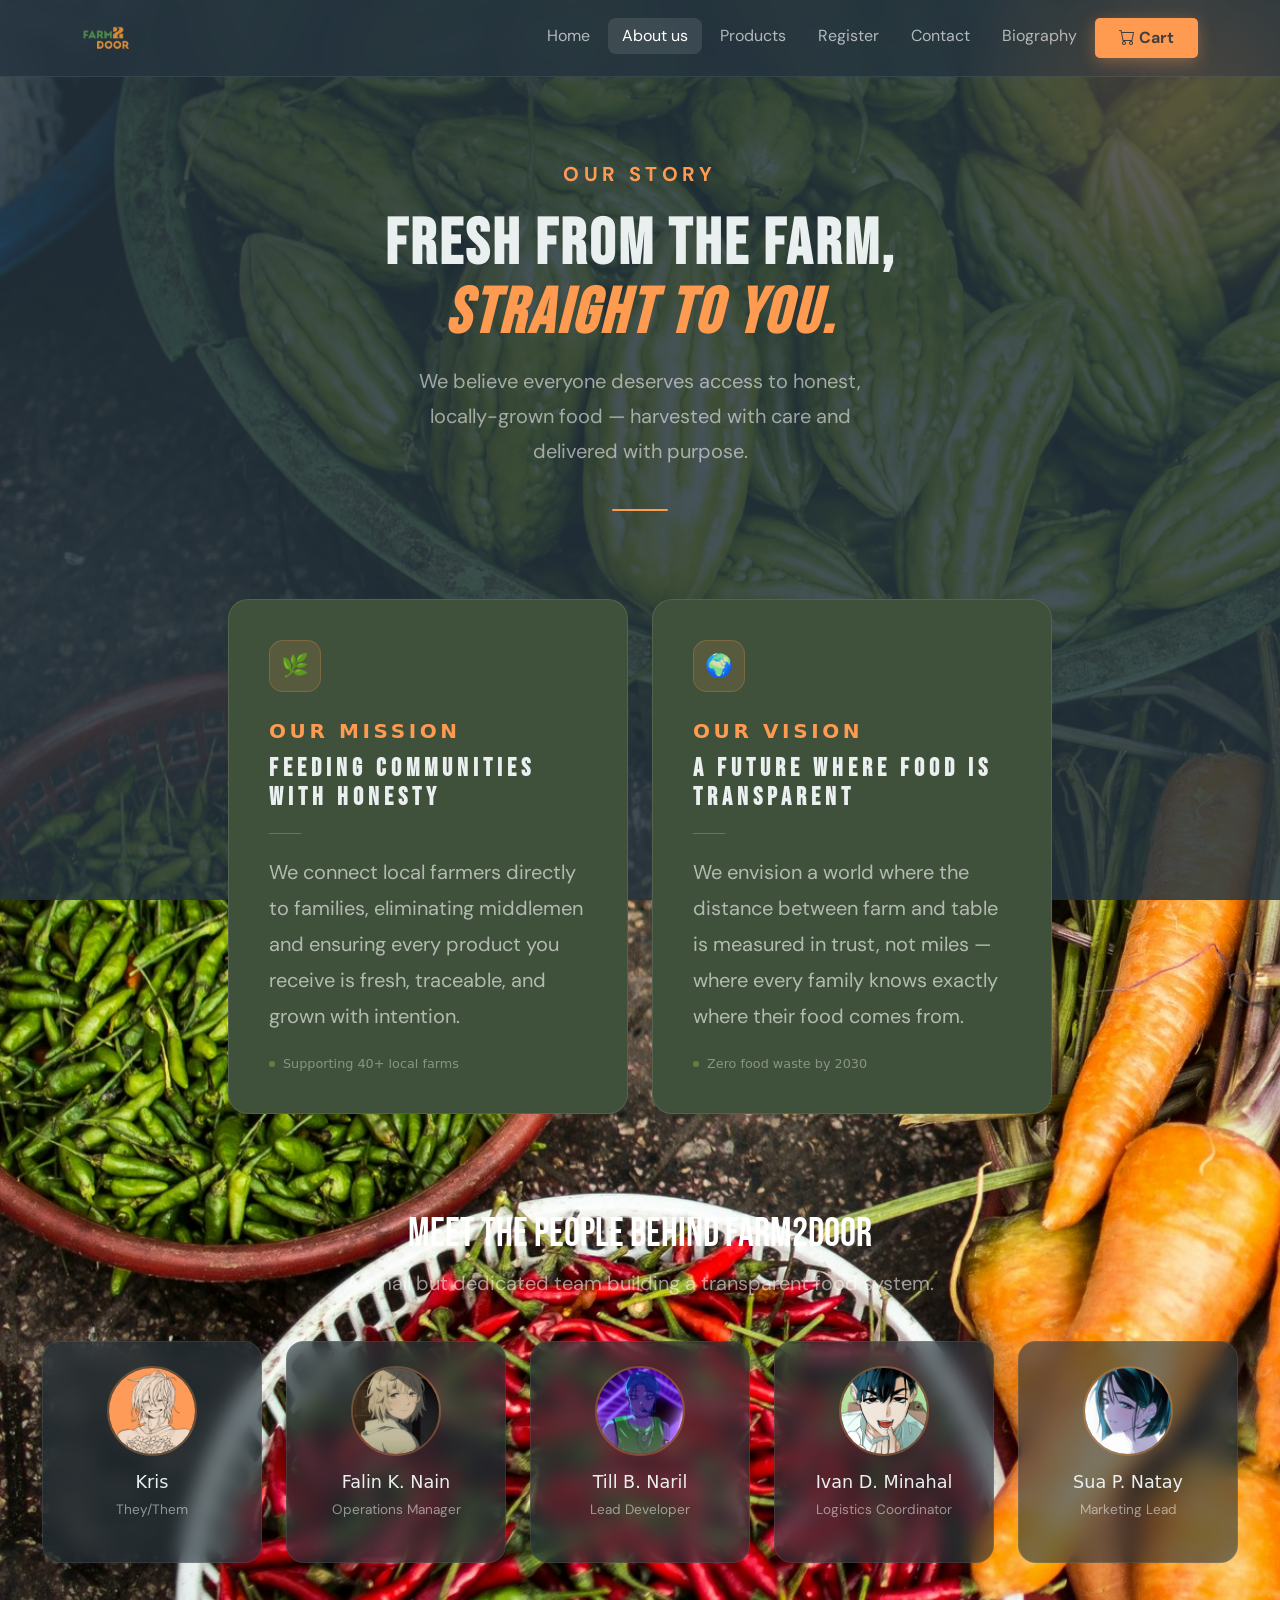
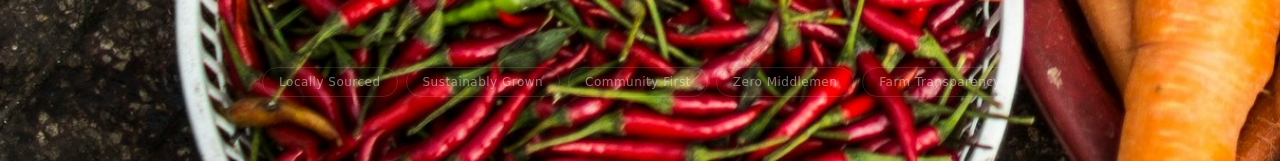
<file: html/about_us.html>
<!DOCTYPE html>
<html lang="en">
<head>
    <meta charset="UTF-8">
    <meta name="viewport" content="width=device-width, initial-scale=1.0">
    <link rel="icon" type="image/png" href="../asset/Icon.png">
    <link rel="stylesheet" href="../css/about_us.css">
    <title>Farm2Door - About Us</title>

    <!-- GOOGLE FONTS -->
    <link href="https://fonts.googleapis.com/css2?family=Playfair+Display:wght@700;900&family=DM+Sans:wght@400;500;600&display=swap" rel="stylesheet">
    <link rel="preconnect" href="https://fonts.googleapis.com">
    <link rel="preconnect" href="https://fonts.gstatic.com" crossorigin>
    <link href="https://fonts.googleapis.com/css2?family=Bebas+Neue&family=Open+Sans:ital,wght@0,300..800;1,300..800&family=Tienne:wght@400;700;900&display=swap" rel="stylesheet">
    <!-- BOOTSTRAP CSS -->
    <link href="https://cdn.jsdelivr.net/npm/bootstrap@5.3.2/dist/css/bootstrap.min.css" rel="stylesheet">
    <!-- BOOTSTRAP ICONS -->
    <link rel="stylesheet" href="https://cdn.jsdelivr.net/npm/bootstrap-icons@1.11.3/font/bootstrap-icons.min.css">
    
</head>
    <body>
<!-- NAVBAR -->
<nav class="navbar navbar-expand-lg navbar-dark">
    <div class="container">

        <a class="navbar-brand text-dark" href="#">
            <img src="../asset/site_logo.png" class="navbar-logo" alt="Farm2Door Logo">
        </a>

        <button class="navbar-toggler" type="button" data-bs-toggle="collapse" data-bs-target="#collapsibleNavId">
            <span class="navbar-toggler-icon"></span>
        </button>

        <div class="collapse navbar-collapse" id="collapsibleNavId">
            <ul class="navbar-nav ms-auto nav-gap">

                <li class="nav-item">
                    <a class="nav-link" href="home.html">Home</a>
                </li>

                <li class="nav-item">
                    <a class="nav-link active" href="about_us.html">About us</a>
                </li>

                <li class="nav-item">
                    <a class="nav-link" href="product.html">Products</a>
                </li>

                <li class="nav-item">
                    <a class="nav-link" href="register.html">Register</a>
                </li>

                <li class="nav-item">
                    <a class="nav-link" href="contact.html">Contact</a>
                </li>

                <li class="nav-item">
                    <a class="nav-link" href="biography.html">Biography</a>
                </li>

                <li class="nav-item" style="background-color: var(--orange); border-radius: 5px; padding: 2px 10px;box-shadow: 0 4px 16px rgba(255,155,81,0.35); font-weight: bold !important;">
                    <a class="nav-link" href="cart.html" style="color: var(--dark-navy) !important;">
                        <i class="bi bi-cart"></i> Cart
                    </a>
                </li>
            </ul>
        </div>

    </div>
</nav>

<!-- HERO -->
<section class="about-hero mt-6">
    <p class="hero-eyebrow" style="font-size: 20px !important;">Our Story</p>
    <h1 class="hero-title">Fresh from the farm,<br><em>straight to you.</em></h1>
    <p class="hero-sub" style="font-size: 20px !important;">We believe everyone deserves access to honest, locally-grown food — harvested with care and delivered with purpose.</p>
    <div class="hero-divider"></div>
</section>
 
<!-- CARDS -->
<section class="cards-section">
    <div class="cards-row">
 
        <!-- Mission -->
        <div class="f2d-card">
            <div class="card-accent-bar"></div>
            <div class="card-icon-badge">🌿</div>
            <span class="card-tag" style="font-size: 20px !important;">Our Mission</span>
            <h2 class="card-title" style="font-size: 25px !important;">Feeding communities with honesty</h2>
            <div class="card-divider"></div>
            <p class="card-para" style="font-size: 20px !important;">
                We connect local farmers directly to families, eliminating middlemen and ensuring every product you receive is fresh, traceable, and grown with intention.
            </p>
            <div class="card-stat">
                <span class="card-stat-dot"></span>
                Supporting 40+ local farms
            </div>
        </div>
 
        <!-- Vision -->
        <div class="f2d-card">
            <div class="card-accent-bar"></div>
            <div class="card-icon-badge">🌍</div>
            <span class="card-tag" style="font-size: 20px !important;">Our Vision</span>
            <h2 class="card-title" style="font-size: 25px !important;">A future where food is transparent</h2>
            <div class="card-divider"></div>
            <p class="card-para" style="font-size: 20px !important;">
                We envision a world where the distance between farm and table is measured in trust, not miles — where every family knows exactly where their food comes from.
            </p>
            <div class="card-stat">
                <span class="card-stat-dot"></span>
                Zero food waste by 2030
            </div>
        </div>
 
    </div>
</section>

<section class="team-section">

    <h2 class="team-title">Meet the People Behind Farm2Door</h2>
    <p class="team-sub">A small but dedicated team building a transparent food system.</p>

    <div class="team-row">

        <!-- 1 -->
        <div class="team-card">
            <img src="../asset/kris.jpg" alt="Founder">
            <h3>Kris</h3>
            <p>They/Them</p>
        </div>

        <!-- 2 -->
        <div class="team-card">
            <img src="../asset/falin.jpg" alt="Operations">
            <h3>Falin K. Nain</h3>
            <p>Operations Manager</p>
        </div>

        <!-- 3 -->
        <div class="team-card">
            <img src="../asset/till.jpg" alt="Tech Lead">
            <h3>Till B. Naril</h3>
            <p>Lead Developer</p>
        </div>

        <!-- 4 -->
        <div class="team-card">
            <img src="../asset/ivan.jpg" alt="Logistics">
            <h3>Ivan D. Minahal</h3>
            <p>Logistics Coordinator</p>
        </div>

        <!-- 5 -->
        <div class="team-card">
            <img src="../asset/sua.jpg" alt="Marketing">
            <h3>Sua P. Natay</h3>
            <p>Marketing Lead</p>
        </div>

    </div>

</section>
<!-- TAGS -->
<section class="tags-section">
    <div class="tag-row">
        <span class="f2d-tag">Locally Sourced</span>
        <span class="f2d-tag">Sustainably Grown</span>
        <span class="f2d-tag">Community First</span>
        <span class="f2d-tag">Zero Middlemen</span>
        <span class="f2d-tag">Farm Transparency</span>
    </div>
</section>
    
</body>
</html>
</file>
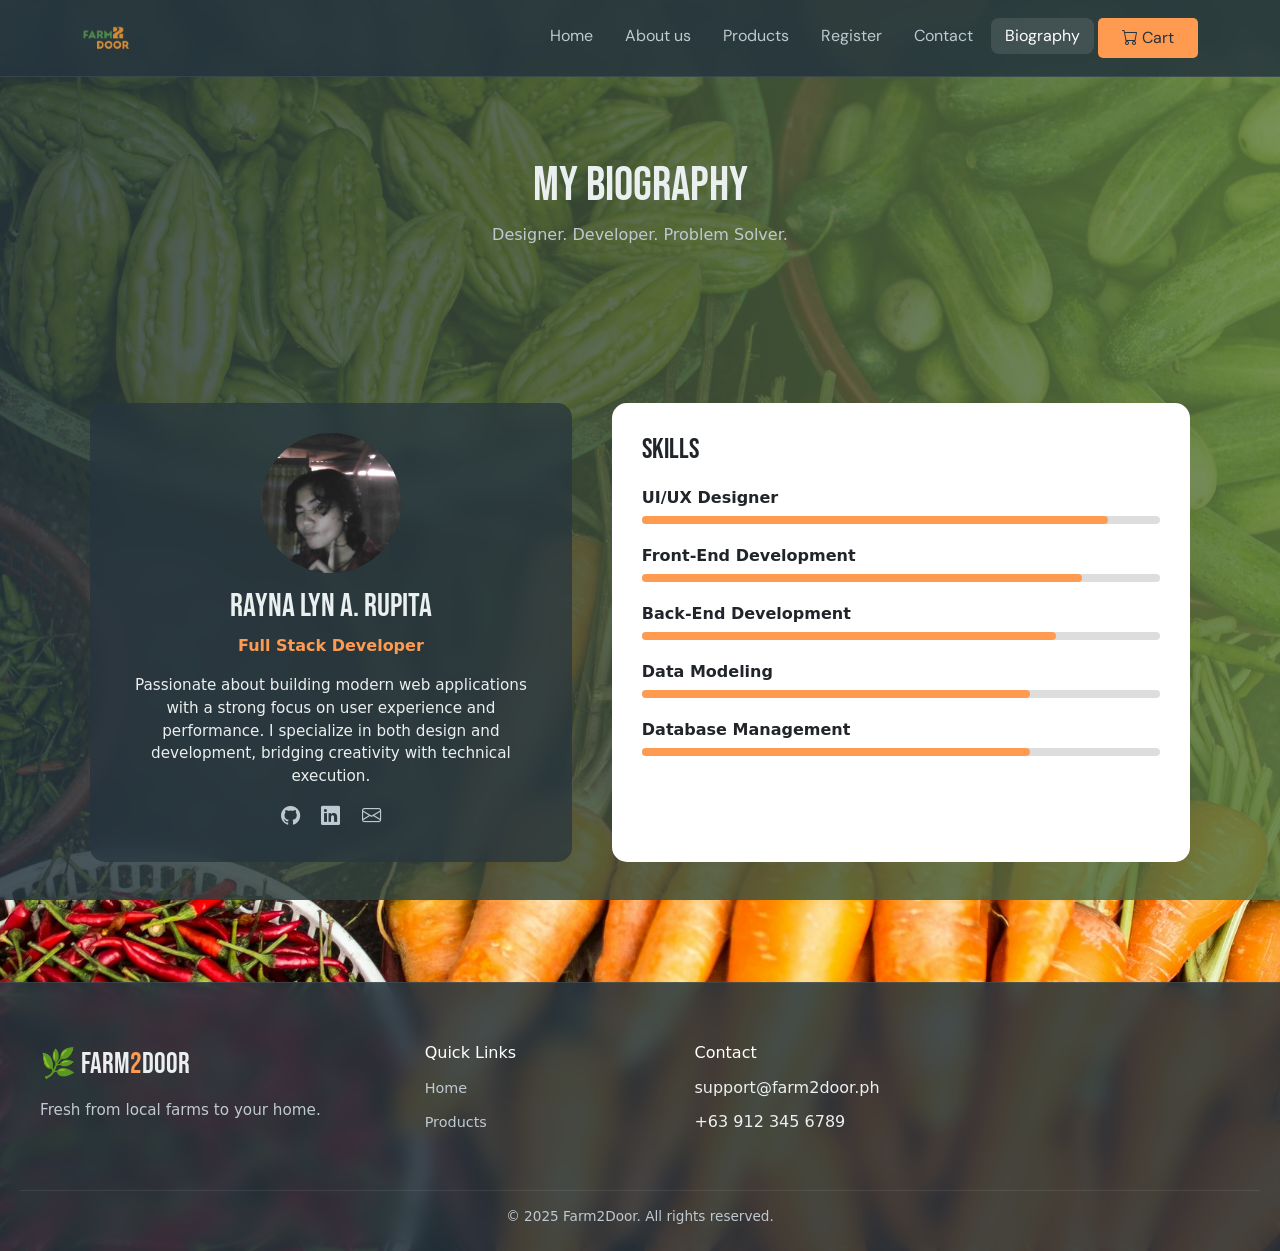
<file: html/biography.html>
<!DOCTYPE html>
<html lang="en">
<head>
    <meta charset="UTF-8">
    <meta name="viewport" content="width=device-width, initial-scale=1.0">
    <link rel="stylesheet" href="../css/biography.css">
    <link rel="icon" type="image/png" href="../asset/Icon.png">
    <title>Biography | Farm2Door</title>

    <link href="https://cdn.jsdelivr.net/npm/bootstrap@5.3.2/dist/css/bootstrap.min.css" rel="stylesheet">
    <link href="https://fonts.googleapis.com/css2?family=Playfair+Display:wght@700;900&family=DM+Sans:wght@400;500;600&display=swap" rel="stylesheet">
    <link rel="preconnect" href="https://fonts.googleapis.com">
    <link rel="preconnect" href="https://fonts.gstatic.com" crossorigin>
    <link href="https://fonts.googleapis.com/css2?family=Bebas+Neue&family=Open+Sans:ital,wght@0,300..800;1,300..800&family=Tienne:wght@400;700;900&display=swap" rel="stylesheet">
    <link rel="stylesheet" href="https://cdn.jsdelivr.net/npm/bootstrap-icons@1.11.3/font/bootstrap-icons.min.css">
</head>

<body>

<!-- NAVBAR -->
<nav class="navbar navbar-expand-lg navbar-dark">
    <div class="container">
        <a class="navbar-brand" href="#">
            <img src="../asset/site_logo.png" class="navbar-logo">
        </a>

        <button class="navbar-toggler" type="button" data-bs-toggle="collapse" data-bs-target="#collapsibleNavId">
            <span class="navbar-toggler-icon"></span>
        </button>

        <div class="collapse navbar-collapse" id="collapsibleNavId">
            <ul class="navbar-nav ms-auto nav-gap">
                <li class="nav-item"><a class="nav-link" href="home.html">Home</a></li>
                <li class="nav-item"><a class="nav-link" href="about_us.html">About us</a></li>
                <li class="nav-item"><a class="nav-link" href="product.html">Products</a></li>
                <li class="nav-item"><a class="nav-link" href="register.html">Register</a></li>
                <li class="nav-item"><a class="nav-link" href="contact.html">Contact</a></li>
                <li class="nav-item"><a class="nav-link active" href="biography.html">Biography</a></li>

                <li class="nav-item" style="background-color: var(--orange); border-radius: 5px; padding: 2px 10px;">
                    <a class="nav-link" href="cart.html" style="color: var(--dark-navy) !important;">
                        <i class="bi bi-cart"></i> Cart
                    </a>  
                </li>
            </ul>
        </div>
    </div>
</nav>

<!-- HERO -->
<section class="bio-hero">
    <h1>My Biography</h1>
    <p>Designer. Developer. Problem Solver.</p>
</section>

<!-- MAIN -->
<section class="bio-main">
    <div class="bio-wrap">

        <!-- PROFILE CARD -->
        <div class="bio-card">
            <div class="bio-image">
                <img src="../asset/image.jpg" alt="Profile Picture">
            </div>

            <h2>Rayna Lyn A. Rupita</h2>
            <p class="role">Full Stack Developer</p>

            <p class="bio-text">
                Passionate about building modern web applications with a strong focus on
                user experience and performance. I specialize in both design and development,
                bridging creativity with technical execution.
            </p>

            <div class="bio-social">
                <a href="https://github.com/LlokieHere"><i class="bi bi-github"></i></a>
                <a href="https://www.linkedin.com/in/rayna-lyn-rupita-088579370/"><i class="bi bi-linkedin"></i></a>
                <a href="mailto:raynalyn.rupita@gmail.com"><i class="bi bi-envelope"></i></a>
            </div>
        </div>

        <!-- SKILLS -->
        <div class="bio-skills">
            <h3>Skills</h3>

            <div class="skill">
                <span>UI/UX Designer</span>
                <div class="skill-bar"><div class="fill" style="width: 90%"></div></div>
            </div>

            <div class="skill">
                <span>Front-End Development</span>
                <div class="skill-bar"><div class="fill" style="width: 85%"></div></div>
            </div>

            <div class="skill">
                <span>Back-End Development</span>
                <div class="skill-bar"><div class="fill" style="width: 80%"></div></div>
            </div>

            <div class="skill">
                <span>Data Modeling</span>
                <div class="skill-bar"><div class="fill" style="width: 75%"></div></div>
            </div>

            <div class="skill">
                <span>Database Management</span>
                <div class="skill-bar"><div class="fill" style="width: 75%"></div></div>
            </div>

        </div>

    </div>
</section>

<!-- FOOTER (reuse your upgraded footer) -->
<footer class="footer">
  <div class="footer-wrap">

    <div class="footer-brand">
      <div class="logo">🌿 Farm<span>2</span>Door</div>
      <p>Fresh from local farms to your home.</p>
    </div>

    <div class="footer-col">
      <h4>Quick Links</h4>
      <ul>
        <li><a href="home.html">Home</a></li>
        <li><a href="product.html">Products</a></li>
      </ul>
    </div>

    <div class="footer-col">
      <h4>Contact</h4>
      <ul>
        <li>support@farm2door.ph</li>
        <li>+63 912 345 6789</li>
      </ul>
    </div>

  </div>

  <div class="footer-bottom">
    © 2025 Farm2Door. All rights reserved.
  </div>
</footer>

<script src="https://cdn.jsdelivr.net/npm/bootstrap@5.3.2/dist/js/bootstrap.bundle.min.js"></script>
</body>
</html>
</file>
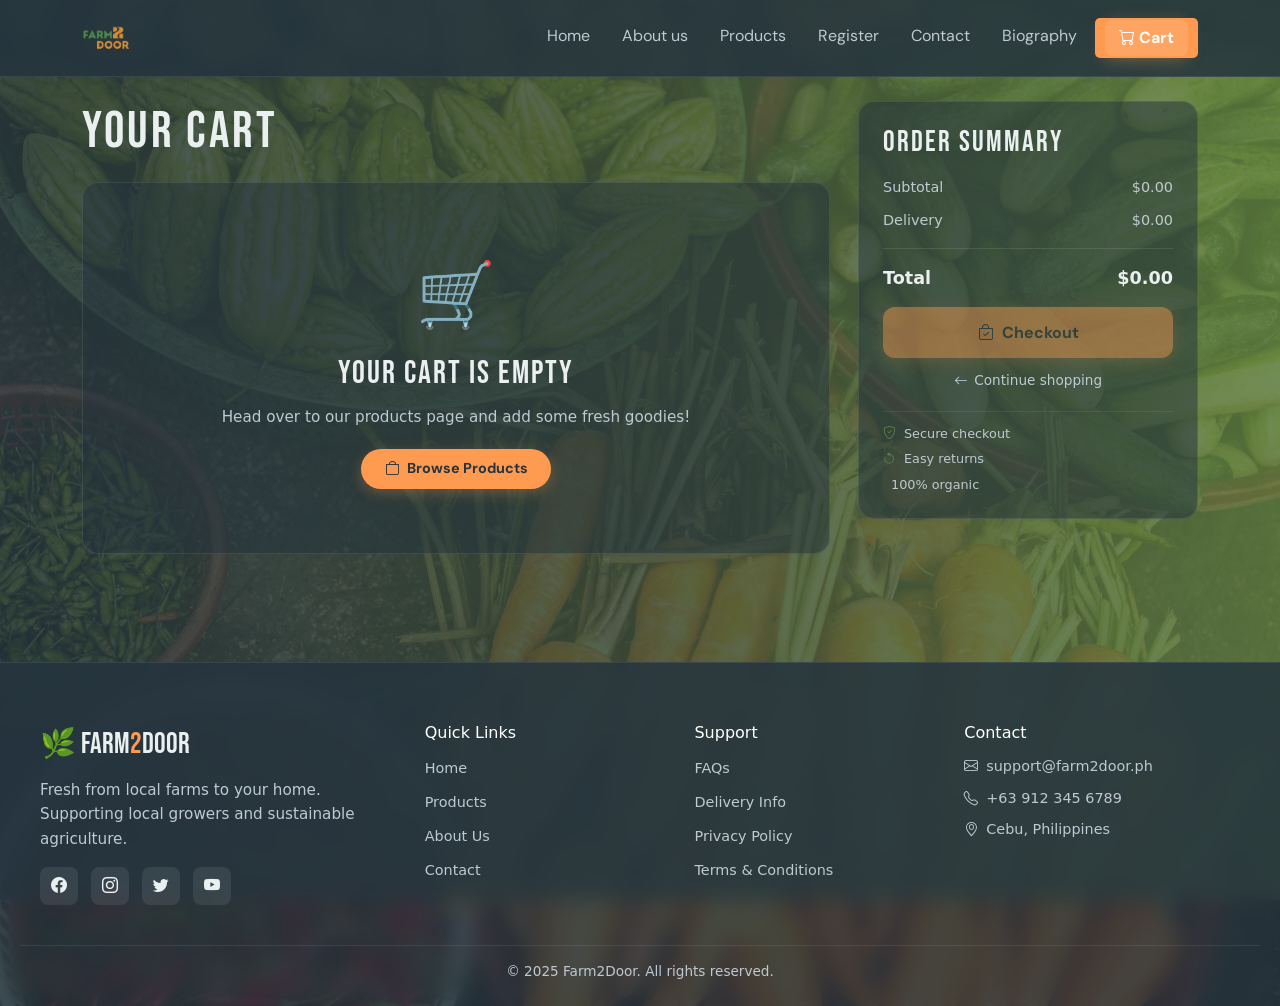
<file: html/cart.html>
<!DOCTYPE html>
<html lang="en">
<head>
    <meta charset="UTF-8">
    <meta name="viewport" content="width=device-width, initial-scale=1.0">
    <link rel="stylesheet" href="../css/cart.css">
    <link rel="icon" type="image/png" href="../asset/Icon.png">
    <title>Farm2Door – Cart</title>

    <link href="https://cdn.jsdelivr.net/npm/bootstrap@5.3.2/dist/css/bootstrap.min.css" rel="stylesheet">
    <link href="https://fonts.googleapis.com/css2?family=Bebas+Neue&family=Playfair+Display:wght@700;900&family=DM+Sans:wght@400;500;600&display=swap" rel="stylesheet">
    <link rel="stylesheet" href="https://cdn.jsdelivr.net/npm/bootstrap-icons@1.11.3/font/bootstrap-icons.min.css">
</head>
<body>

<!-- NAVBAR -->
<nav class="navbar navbar-expand-lg navbar-dark">
    <div class="container">
        <a class="navbar-brand" href="#">
            <img src="../asset/site_logo.png" class="navbar-logo" alt="Farm2Door Logo">
        </a>
        <button class="navbar-toggler" type="button" data-bs-toggle="collapse" data-bs-target="#collapsibleNavId">
            <span class="navbar-toggler-icon"></span>
        </button>
        <div class="collapse navbar-collapse" id="collapsibleNavId">
            <ul class="navbar-nav ms-auto nav-gap">
                <li class="nav-item"><a class="nav-link" href="home.html">Home</a></li>
                <li class="nav-item"><a class="nav-link" href="about_us.html">About us</a></li>
                <li class="nav-item"><a class="nav-link" href="product.html">Products</a></li>
                <li class="nav-item"><a class="nav-link" href="register.html">Register</a></li>
                <li class="nav-item"><a class="nav-link" href="contact.html">Contact</a></li>
                <li class="nav-item"><a class="nav-link" href="biography.html">Biography</a></li>
                <li class="nav-item cart-nav-item">
                    <a class="nav-link cart-link active" href="cart.html" style="box-shadow: 0 4px 16px rgba(255,155,81,0.35);">
                        <i class="bi bi-cart"></i> Cart
                        <span class="cart-badge" id="cartBadge">0</span>
                    </a>
                </li>
            </ul>
        </div>
    </div>
</nav>

<div class="container mt-4 pb-5">
    <div class="cart-layout">

        <!-- LEFT: CART ITEMS -->
        <div class="cart-main">
            <div class="section-header">
                <h1>Your Cart</h1>
                <button class="clear-btn" id="clearBtn" onclick="clearCart()">
                    <i class="bi bi-trash3"></i> Clear all
                </button>
            </div>

            <!-- EMPTY STATE -->
            <div class="empty-state" id="emptyState">
                <div class="empty-icon">🛒</div>
                <h2>Your cart is empty</h2>
                <p>Head over to our products page and add some fresh goodies!</p>
                <a href="product.html" class="shop-btn">
                    <i class="bi bi-bag"></i> Browse Products
                </a>
            </div>

            <!-- CART ITEM LIST -->
            <div id="cartList"></div>
        </div>

        <!-- RIGHT: ORDER SUMMARY -->
        <div class="cart-sidebar">
            <div class="summary-card">
                <h2 class="summary-title">Order Summary</h2>

                <div class="summary-row">
                    <span>Subtotal</span>
                    <span id="subtotal">$0.00</span>
                </div>
                <div class="summary-row">
                    <span>Delivery</span>
                    <span id="deliveryFee">$0.00</span>
                </div>
                <div class="summary-row free-tag" id="freeDeliveryNote" style="display:none;">
                    <span><i class="bi bi-truck"></i> Free delivery applied!</span>
                    <span style="color: var(--green);">–$4.99</span>
                </div>
                <div class="summary-divider"></div>
                <div class="summary-row total-row">
                    <span>Total</span>
                    <span id="totalPrice">$0.00</span>
                </div>

                <div class="delivery-notice" id="deliveryNotice"></div>

                <button class="checkout-btn" id="checkoutBtn" onclick="checkout()">
                    <i class="bi bi-bag-check"></i> Checkout
                </button>

                <a href="product.html" class="continue-link">
                    <i class="bi bi-arrow-left"></i> Continue shopping
                </a>

                <!-- PERKS -->
                <div class="perk-list">
                    <div class="perk"><i class="bi bi-shield-check"></i> Secure checkout</div>
                    <div class="perk"><i class="bi bi-arrow-counterclockwise"></i> Easy returns</div>
                    <div class="perk"><i class="bi bi-leaf"></i> 100% organic</div>
                </div>
            </div>
        </div>

    </div>
</div>

<!-- CHECKOUT MODAL -->
<div class="modal-overlay" id="modalOverlay">
    <div class="modal-box">
        <div class="modal-icon">🎉</div>
        <h2>Order Placed!</h2>
        <p>Thank you for your order. Your fresh produce is on its way!</p>
        <button class="modal-close-btn" onclick="closeModal()">Back to Home</button>
    </div>
</div>

<footer class="footer">
  <div class="footer-wrap">
    
    <!-- BRAND -->
    <div class="footer-brand">
      <div class="logo">🌿 Farm<span>2</span>Door</div>
      <p>Fresh from local farms to your home. Supporting local growers and sustainable agriculture.</p>

      <div class="footer-social">
        <a href="#"><i class="bi bi-facebook"></i></a>
        <a href="#"><i class="bi bi-instagram"></i></a>
        <a href="#"><i class="bi bi-twitter"></i></a>
        <a href="#"><i class="bi bi-youtube"></i></a>
      </div>
    </div>

    <!-- LINKS -->
    <div class="footer-col">
      <h4>Quick Links</h4>
      <ul>
        <li><a href="home.html">Home</a></li>
        <li><a href="product.html">Products</a></li>
        <li><a href="about_us.html">About Us</a></li>
        <li><a href="contact.html">Contact</a></li>
      </ul>
    </div>

    <!-- SUPPORT -->
    <div class="footer-col">
      <h4>Support</h4>
      <ul>
        <li><a href="#">FAQs</a></li>
        <li><a href="#">Delivery Info</a></li>
        <li><a href="#">Privacy Policy</a></li>
        <li><a href="#">Terms & Conditions</a></li>
      </ul>
    </div>

    <!-- CONTACT -->
    <div class="footer-col">
      <h4>Contact</h4>
      <ul class="footer-contact">
        <li><i class="bi bi-envelope"></i> support@farm2door.ph</li>
        <li><i class="bi bi-telephone"></i> +63 912 345 6789</li>
        <li><i class="bi bi-geo-alt"></i> Cebu, Philippines</li>
      </ul>
    </div>

  </div>

  <!-- BOTTOM -->
  <div class="footer-bottom">
    © 2025 Farm2Door. All rights reserved.
  </div>
</footer>

<script src="https://cdn.jsdelivr.net/npm/bootstrap@5.3.2/dist/js/bootstrap.bundle.min.js"></script>
<script>
    const FREE_DELIVERY_THRESHOLD = 50;
    const DELIVERY_FEE = 4.99;

    function getCart() {
        try { return JSON.parse(localStorage.getItem('f2d_cart')) || []; }
        catch { return []; }
    }

    function saveCart(cart) {
        localStorage.setItem('f2d_cart', JSON.stringify(cart));
    }

    function updateBadge() {
        const cart = getCart();
        const total = cart.reduce((sum, i) => sum + i.qty, 0);
        const badge = document.getElementById('cartBadge');
        badge.textContent = total;
        badge.style.display = total > 0 ? 'inline-flex' : 'none';
    }

    function renderCart() {
        const cart = getCart();
        const list = document.getElementById('cartList');
        const empty = document.getElementById('emptyState');
        const clearBtn = document.getElementById('clearBtn');
        const checkoutBtn = document.getElementById('checkoutBtn');

        if (cart.length === 0) {
            empty.style.display = 'flex';
            list.innerHTML = '';
            clearBtn.style.display = 'none';
            checkoutBtn.disabled = true;
            updateSummary(cart);
            return;
        }

        empty.style.display = 'none';
        clearBtn.style.display = 'flex';
        checkoutBtn.disabled = false;

        list.innerHTML = cart.map((item, idx) => `
            <div class="cart-item" style="animation-delay:${idx * 0.07}s">
                <div class="cart-item-emoji">${item.emoji}</div>
                <div class="cart-item-info">
                    <div class="cart-item-name">${item.name}</div>
                    <div class="cart-item-price">$${item.price.toFixed(2)} each</div>
                </div>
                <div class="qty-controls">
                    <button class="qty-btn" onclick="changeQty('${item.name}', -1)"><i class="bi bi-dash"></i></button>
                    <span class="qty-val">${item.qty}</span>
                    <button class="qty-btn" onclick="changeQty('${item.name}', 1)"><i class="bi bi-plus-lg"></i></button>
                </div>
                <div class="cart-item-total">$${(item.price * item.qty).toFixed(2)}</div>
                <button class="remove-btn" onclick="removeItem('${item.name}')"><i class="bi bi-x-lg"></i></button>
            </div>
        `).join('');

        updateSummary(cart);
        updateBadge();
    }

    function updateSummary(cart) {
        const subtotal = cart.reduce((sum, i) => sum + i.price * i.qty, 0);
        const freeDelivery = subtotal >= FREE_DELIVERY_THRESHOLD;
        const delivery = cart.length === 0 ? 0 : (freeDelivery ? 0 : DELIVERY_FEE);
        const total = subtotal + delivery;

        document.getElementById('subtotal').textContent = '$' + subtotal.toFixed(2);
        document.getElementById('deliveryFee').textContent = freeDelivery ? '$0.00' : (cart.length === 0 ? '$0.00' : '$' + DELIVERY_FEE.toFixed(2));
        document.getElementById('totalPrice').textContent = '$' + total.toFixed(2);

        const noteEl = document.getElementById('freeDeliveryNote');
        const noticeEl = document.getElementById('deliveryNotice');

        if (freeDelivery && cart.length > 0) {
            noteEl.style.display = 'flex';
            noticeEl.textContent = '';
        } else {
            noteEl.style.display = 'none';
            if (cart.length > 0 && subtotal < FREE_DELIVERY_THRESHOLD) {
                const remaining = (FREE_DELIVERY_THRESHOLD - subtotal).toFixed(2);
                noticeEl.innerHTML = `<i class="bi bi-info-circle"></i> Add $${remaining} more for free delivery!`;
                noticeEl.style.display = 'block';
            } else {
                noticeEl.style.display = 'none';
            }
        }
    }

    function changeQty(name, delta) {
        let cart = getCart();
        const item = cart.find(i => i.name === name);
        if (!item) return;
        item.qty += delta;
        if (item.qty <= 0) cart = cart.filter(i => i.name !== name);
        saveCart(cart);
        renderCart();
    }

    function removeItem(name) {
        let cart = getCart().filter(i => i.name !== name);
        saveCart(cart);
        renderCart();
    }

    function clearCart() {
        saveCart([]);
        renderCart();
    }

    function checkout() {
        document.getElementById('modalOverlay').classList.add('show');
    }

    function closeModal() {
        document.getElementById('modalOverlay').classList.remove('show');
        clearCart();
        window.location.href = 'home.html';
    }

    // Init
    renderCart();
</script>
</body>
</html>
</file>
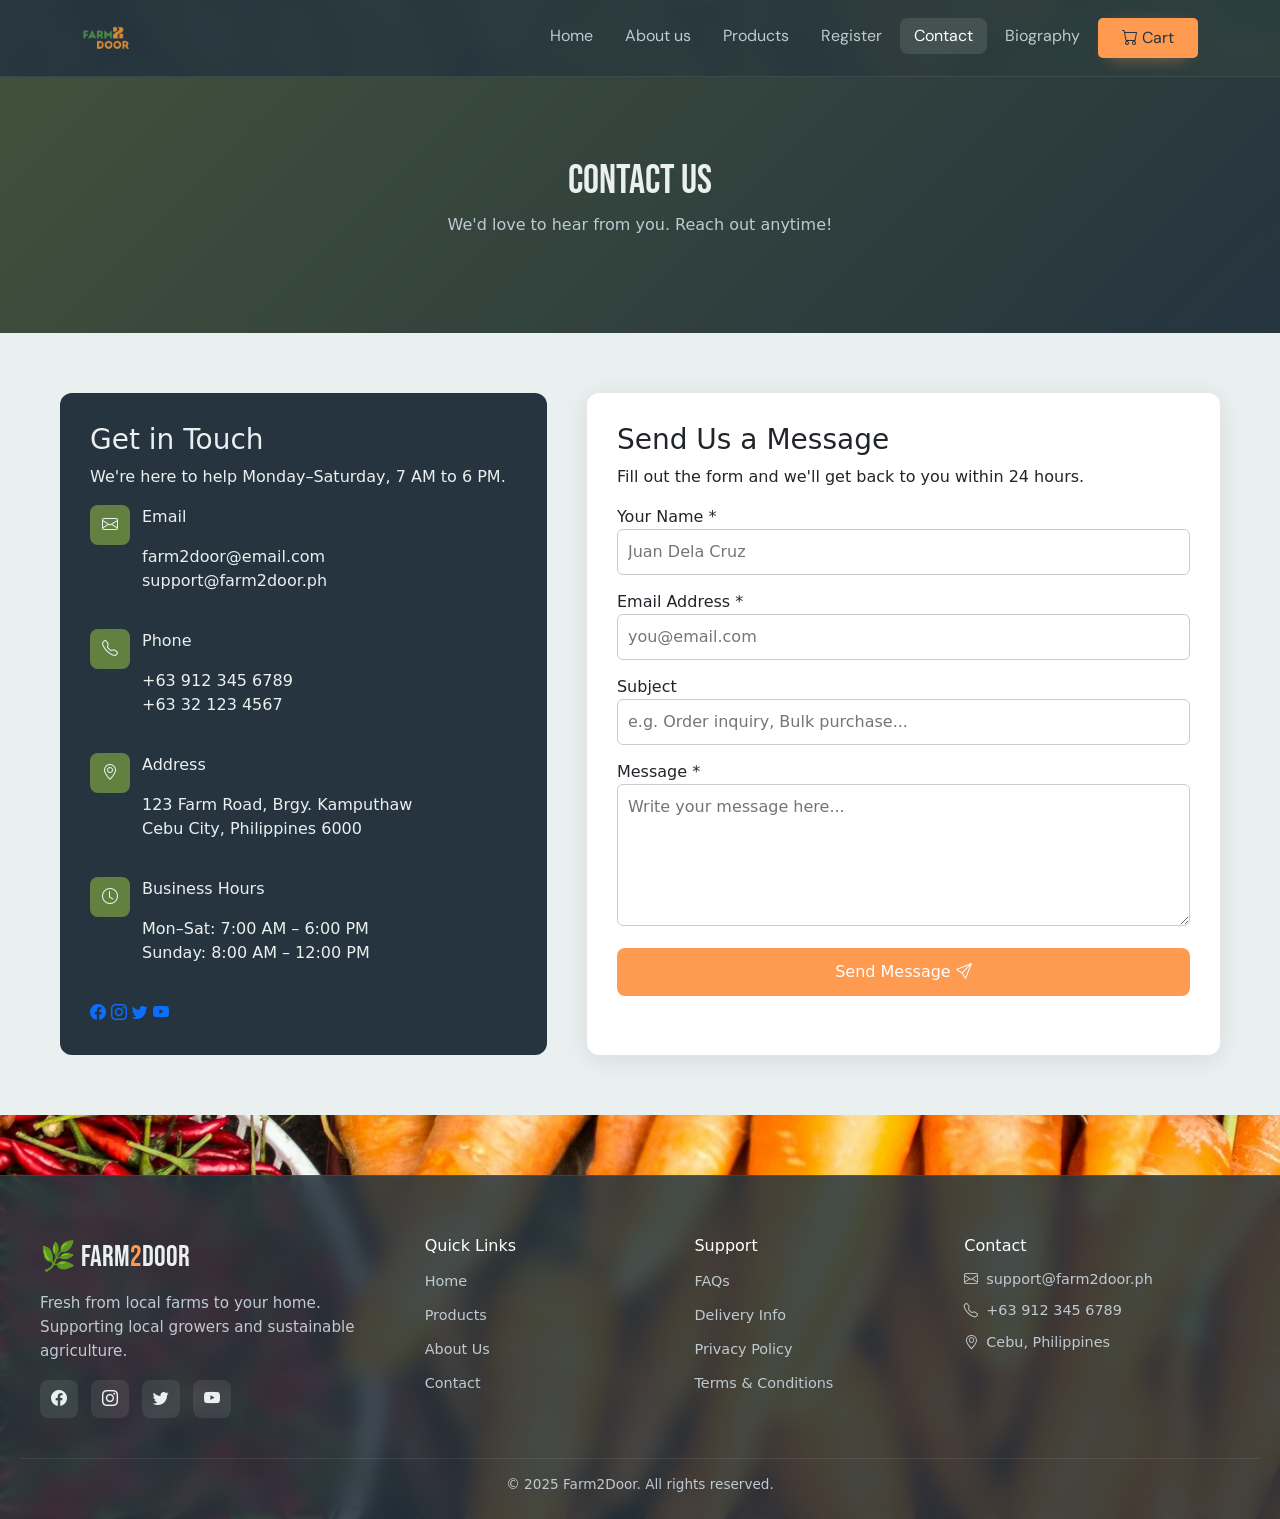
<file: html/contact.html>
<!DOCTYPE html>
<html lang="en">
<head>
    <meta charset="UTF-8">
    <meta name="viewport" content="width=device-width, initial-scale=1.0">
    <link rel="stylesheet" href="../css/contact.css">
    <link rel="icon" type="image/png" href="../asset/Icon.png">
    <title>Contact Us | Farm2Door</title>

    <link href="https://cdn.jsdelivr.net/npm/bootstrap@5.3.2/dist/css/bootstrap.min.css" rel="stylesheet">
    <!-- GOOGLE FONTS -->
    <link href="https://fonts.googleapis.com/css2?family=Playfair+Display:wght@700;900&family=DM+Sans:wght@400;500;600&display=swap" rel="stylesheet">
    <link rel="preconnect" href="https://fonts.googleapis.com">
    <link rel="preconnect" href="https://fonts.gstatic.com" crossorigin>
    <link href="https://fonts.googleapis.com/css2?family=Bebas+Neue&family=Open+Sans:ital,wght@0,300..800;1,300..800&family=Tienne:wght@400;700;900&display=swap" rel="stylesheet">
    <link rel="stylesheet" href="https://cdn.jsdelivr.net/npm/bootstrap-icons@1.11.3/font/bootstrap-icons.min.css">
</head>

<body>

<!-- NAVBAR -->
<nav class="navbar navbar-expand-lg navbar-dark">
    <div class="container">

        <a class="navbar-brand" href="#">
            <img src="../asset/site_logo.png" class="navbar-logo">
        </a>

        <button class="navbar-toggler" type="button" data-bs-toggle="collapse" data-bs-target="#collapsibleNavId">
            <span class="navbar-toggler-icon"></span>
        </button>

        <div class="collapse navbar-collapse" id="collapsibleNavId">
            <ul class="navbar-nav ms-auto nav-gap">
                <li class="nav-item"><a class="nav-link" href="home.html">Home</a></li>
                <li class="nav-item"><a class="nav-link" href="about_us.html">About us</a></li>
                <li class="nav-item"><a class="nav-link" href="product.html">Products</a></li>
                <li class="nav-item"><a class="nav-link" href="register.html">Register</a></li>
                <li class="nav-item"><a class="nav-link active" href="contact.html">Contact</a></li>
                <li class="nav-item"><a class="nav-link" href="biography.html">Biography</a></li>

                <li class="nav-item" style="background-color: var(--orange); border-radius: 5px; padding: 2px 10px;">
                    <a class="nav-link" href="cart.html" style="color: var(--dark-navy) !important; box-shadow: 0 4px 16px rgba(255,155,81,0.35);">
                        <i class="bi bi-cart"></i> Cart
                    </a>  
                </li>
            </ul>
        </div>
    </div>
</nav>

<!-- CONTACT PAGE -->
<div id="page-contact" class="page">
  
  <!-- HERO -->
  <div class="contact-hero">
    <h1>Contact Us</h1>
    <p>We'd love to hear from you. Reach out anytime!</p>
  </div>

  <!-- MAIN -->
  <section class="contact-main">
    <div class="section-wrap">
      <div class="contact-layout">

        <!-- INFO -->
        <div class="contact-info">
          <h3>Get in Touch</h3>
          <p class="sub">We're here to help Monday–Saturday, 7 AM to 6 PM.</p>

          <div class="contact-item">
            <div class="contact-icon"><i class="bi bi-envelope"></i></div>
            <div class="contact-item-text">
              <p class="label">Email</p>
              <p>farm2door@email.com<br>support@farm2door.ph</p>
            </div>
          </div>

          <div class="contact-item">
            <div class="contact-icon"><i class="bi bi-telephone"></i></div>
            <div class="contact-item-text">
              <p class="label">Phone</p>
              <p>+63 912 345 6789<br>+63 32 123 4567</p>
            </div>
          </div>

          <div class="contact-item">
            <div class="contact-icon"><i class="bi bi-geo-alt"></i></div>
            <div class="contact-item-text">
              <p class="label">Address</p>
              <p>123 Farm Road, Brgy. Kamputhaw<br>Cebu City, Philippines 6000</p>
            </div>
          </div>

          <div class="contact-item">
            <div class="contact-icon"><i class="bi bi-clock"></i></div>
            <div class="contact-item-text">
              <p class="label">Business Hours</p>
              <p>Mon–Sat: 7:00 AM – 6:00 PM<br>Sunday: 8:00 AM – 12:00 PM</p>
            </div>
          </div>

          <div class="social-row">
            <a class="social-btn"><i class="bi bi-facebook"></i></a>
            <a class="social-btn"><i class="bi bi-instagram"></i></a>
            <a class="social-btn"><i class="bi bi-twitter"></i></a>
            <a class="social-btn"><i class="bi bi-youtube"></i></a>
          </div>
        </div>

        <!-- FORM -->
        <div class="contact-form-box">
          <h3>Send Us a Message</h3>
          <p class="sub">Fill out the form and we'll get back to you within 24 hours.</p>

          <form>
            <div class="form-group">
              <label>Your Name *</label>
              <input type="text" placeholder="Juan Dela Cruz" required>
            </div>

            <div class="form-group">
              <label>Email Address *</label>
              <input type="email" placeholder="you@email.com" required>
            </div>

            <div class="form-group">
              <label>Subject</label>
              <input type="text" placeholder="e.g. Order inquiry, Bulk purchase...">
            </div>

            <div class="form-group">
              <label>Message *</label>
              <textarea rows="5" placeholder="Write your message here..." required></textarea>
            </div>

            <button type="submit" class="contact-submit-btn">
              Send Message <i class="bi bi-send"></i>
            </button>
          </form>
        </div>

      </div>
    </div>
  </section>

<footer class="footer">
  <div class="footer-wrap">
    
    <!-- BRAND -->
    <div class="footer-brand">
      <div class="logo">🌿 Farm<span>2</span>Door</div>
      <p>Fresh from local farms to your home. Supporting local growers and sustainable agriculture.</p>

      <div class="footer-social">
        <a href="#"><i class="bi bi-facebook"></i></a>
        <a href="#"><i class="bi bi-instagram"></i></a>
        <a href="#"><i class="bi bi-twitter"></i></a>
        <a href="#"><i class="bi bi-youtube"></i></a>
      </div>
    </div>

    <!-- LINKS -->
    <div class="footer-col">
      <h4>Quick Links</h4>
      <ul>
        <li><a href="home.html">Home</a></li>
        <li><a href="product.html">Products</a></li>
        <li><a href="about_us.html">About Us</a></li>
        <li><a href="contact.html">Contact</a></li>
      </ul>
    </div>

    <!-- SUPPORT -->
    <div class="footer-col">
      <h4>Support</h4>
      <ul>
        <li><a href="#">FAQs</a></li>
        <li><a href="#">Delivery Info</a></li>
        <li><a href="#">Privacy Policy</a></li>
        <li><a href="#">Terms & Conditions</a></li>
      </ul>
    </div>

    <!-- CONTACT -->
    <div class="footer-col">
      <h4>Contact</h4>
      <ul class="footer-contact">
        <li><i class="bi bi-envelope"></i> support@farm2door.ph</li>
        <li><i class="bi bi-telephone"></i> +63 912 345 6789</li>
        <li><i class="bi bi-geo-alt"></i> Cebu, Philippines</li>
      </ul>
    </div>

  </div>

  <!-- BOTTOM -->
  <div class="footer-bottom">
    © 2025 Farm2Door. All rights reserved.
  </div>
</footer>

<script src="https://cdn.jsdelivr.net/npm/bootstrap@5.3.2/dist/js/bootstrap.bundle.min.js"></script>
</body>
</html>
</file>
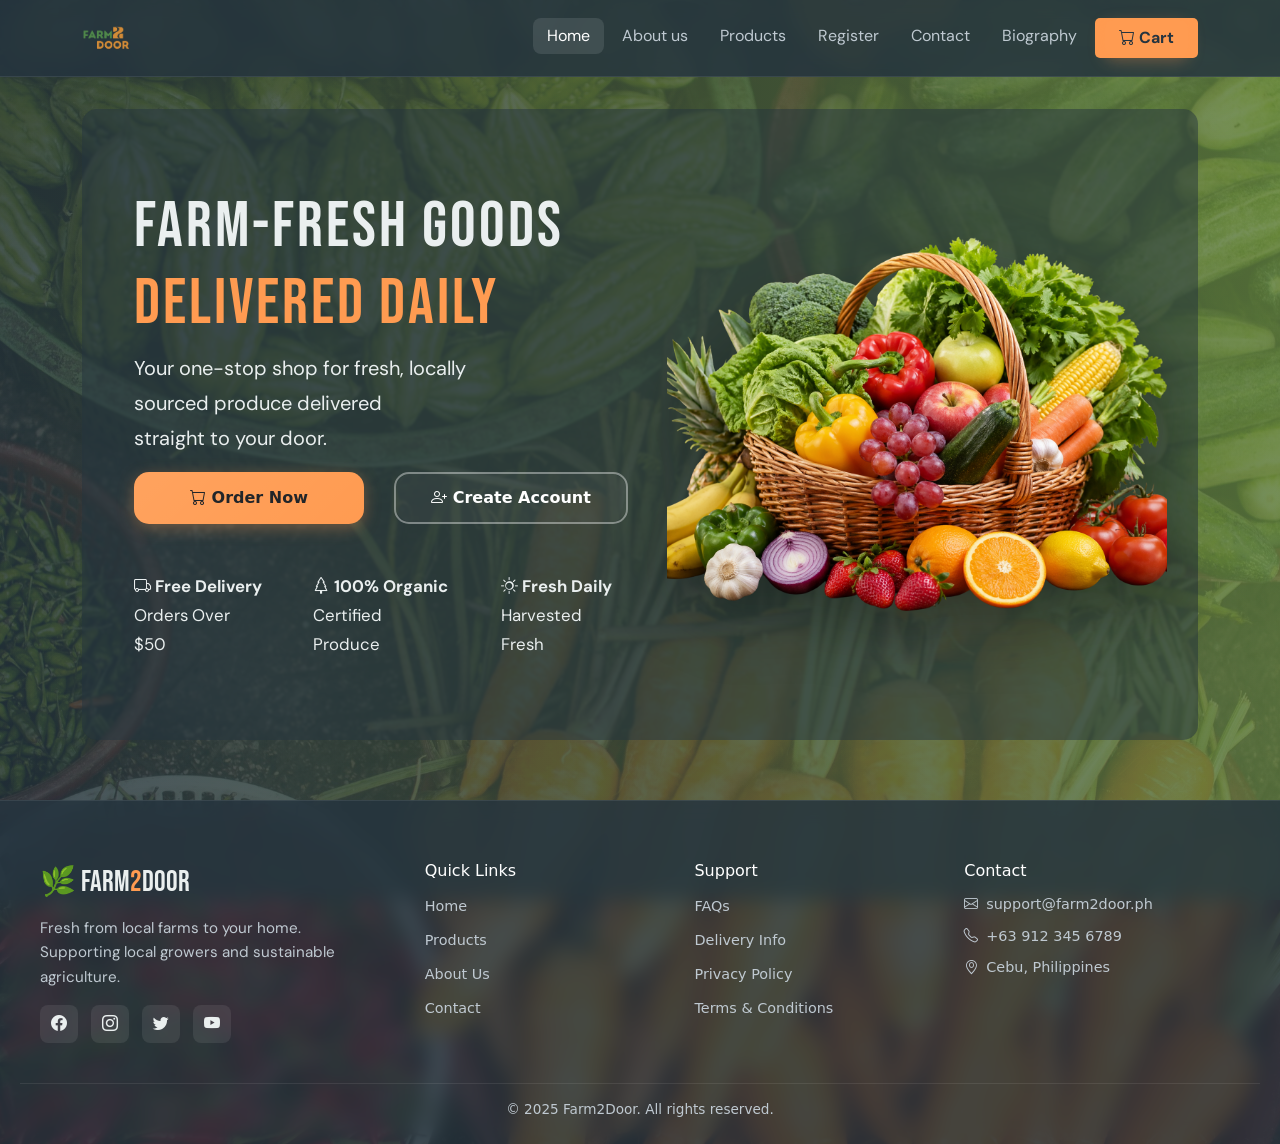
<file: html/home.html>
<!DOCTYPE html>
<html lang="en">
<head>
    <meta charset="UTF-8">
    <meta name="viewport" content="width=device-width, initial-scale=1.0">
    <link rel="stylesheet" href="../css/home.css">
    <link rel="icon" type="image/png" href="../asset/Icon.png">
    <title>Farm2Door</title>

    <link href="https://cdn.jsdelivr.net/npm/bootstrap@5.3.2/dist/css/bootstrap.min.css" rel="stylesheet">
    <!-- GOOGLE FONTS -->
    <link href="https://fonts.googleapis.com/css2?family=Playfair+Display:wght@700;900&family=DM+Sans:wght@400;500;600&display=swap" rel="stylesheet">
    <link rel="preconnect" href="https://fonts.googleapis.com">
    <link rel="preconnect" href="https://fonts.gstatic.com" crossorigin>
    <link href="https://fonts.googleapis.com/css2?family=Bebas+Neue&family=Open+Sans:ital,wght@0,300..800;1,300..800&family=Tienne:wght@400;700;900&display=swap" rel="stylesheet">
    <!-- BOOTSTRAP ICONS -->
    <link rel="stylesheet" href="https://cdn.jsdelivr.net/npm/bootstrap-icons@1.11.3/font/bootstrap-icons.min.css">
</head>

<body>
<!-- NAVBAR -->
<nav class="navbar navbar-expand-lg navbar-dark" style="background-color: var(--dark-navy);">
    <div class="container">

        <a class="navbar-brand text-dark" href="#">
            <img src="../asset/site_logo.png" class="navbar-logo" alt="Farm2Door Logo">
        </a>

        <button class="navbar-toggler" type="button" data-bs-toggle="collapse" data-bs-target="#collapsibleNavId">
            <span class="navbar-toggler-icon"></span>
        </button>

        <div class="collapse navbar-collapse" id="collapsibleNavId">
            <ul class="navbar-nav ms-auto nav-gap">
                <li class="nav-item">
                    <a class="nav-link active" href="home.html">Home</a>
                </li>

                <li class="nav-item">
                    <a class="nav-link" href="about_us.html">About us</a>
                </li>

                <li class="nav-item">
                    <a class="nav-link" href="product.html">Products</a>
                </li>

                <li class="nav-item">
                    <a class="nav-link" href="register.html">Register</a>
                </li>

                <li class="nav-item">
                    <a class="nav-link" href="contact.html">Contact</a>
                </li>

                <li class="nav-item">
                    <a class="nav-link" href="biography.html">Biography</a>
                </li>

                <li class="nav-item" style="background-color: var(--orange); border-radius: 5px; padding: 2px 10px;">
                    <a class="nav-link" href="cart.html" style="color: var(--dark-navy) !important; box-shadow: 0 4px 16px rgba(255,155,81,0.35); font-weight: bold !important;">
                        <i class="bi bi-cart"></i> Cart
                    </a>  
                </li>

            </ul>
        </div>

    </div>
</nav>

<div class="container mt-6">
    <div class="hero-card">
        <div class="row align-items-center h-100">

            <!-- LEFT SIDE (TEXT) -->
            <div class="col-md-6 ps-5 py-5">
                <h1>
                    Farm-Fresh Goods<br><span style="color: var(--orange); ">Delivered Daily</span>
                </h1>

                <p style="font-size: 20px;">
                    Your one-stop shop for fresh, locally<br>
                    sourced produce delivered<br>
                    straight to your door.
                </p>

                <div class="d-flex gap-2 flex-wrap">
                    <button class="btn-primary-custom" style="border-radius: 15px;">
                        <span class="transition"></span>
                        <span class="gradient"></span>
                        <span class="label text-dark"><a href="product.html"><i class="bi bi-cart"></i> Order Now</a></span>
                    </button>

                    <button class="btn-secondary-custom" style="border-radius: 15px;">
                        <span class="transition"></span>
                        <span class="gradient"></span>
                        <span class="label"><a href="register.html"><i class="bi bi-person-plus"></i> Create Account</a></span>
                    </button>
                </div>

                <div class="d-flex gap-5 mt-5">
                    <div>
                        <p class="mb-0"><b><i class="bi bi-truck"></i> Free Delivery</b></p>
                        <p class="mb-0">Orders Over $50</p>
                    </div>
                    <div>
                        <p class="mb-0"><b><i class="bi bi-tree"></i> 100% Organic</b></p>
                        <p class="mb-0">Certified Produce</p>
                    </div>
                    <div>
                        <p class="mb-0"><b><i class="bi bi-sun"></i> Fresh Daily</b></p>
                        <p class="mb-0">Harvested Fresh</p>
                    </div>
                </div>
            </div>

            <!-- RIGHT SIDE (IMAGE) -->
            <div class="col-md-6">
                <img src="../asset/basket_vege_fruits.png"
                     alt="Fresh basket of fruits and vegetables"
                     class="hero-img">
            </div>

        </div>
    </div>
</div>

<footer class="footer">
  <div class="footer-wrap">
    
    <!-- BRAND -->
    <div class="footer-brand">
      <div class="logo">🌿 Farm<span>2</span>Door</div>
      <p>Fresh from local farms to your home. Supporting local growers and sustainable agriculture.</p>

      <div class="footer-social">
        <a href="#"><i class="bi bi-facebook"></i></a>
        <a href="#"><i class="bi bi-instagram"></i></a>
        <a href="#"><i class="bi bi-twitter"></i></a>
        <a href="#"><i class="bi bi-youtube"></i></a>
      </div>
    </div>

    <!-- LINKS -->
    <div class="footer-col">
      <h4>Quick Links</h4>
      <ul>
        <li><a href="home.html">Home</a></li>
        <li><a href="product.html">Products</a></li>
        <li><a href="about_us.html">About Us</a></li>
        <li><a href="contact.html">Contact</a></li>
      </ul>
    </div>

    <!-- SUPPORT -->
    <div class="footer-col">
      <h4>Support</h4>
      <ul>
        <li><a href="#">FAQs</a></li>
        <li><a href="#">Delivery Info</a></li>
        <li><a href="#">Privacy Policy</a></li>
        <li><a href="#">Terms & Conditions</a></li>
      </ul>
    </div>

    <!-- CONTACT -->
    <div class="footer-col">
      <h4>Contact</h4>
      <ul class="footer-contact">
        <li><i class="bi bi-envelope"></i> support@farm2door.ph</li>
        <li><i class="bi bi-telephone"></i> +63 912 345 6789</li>
        <li><i class="bi bi-geo-alt"></i> Cebu, Philippines</li>
      </ul>
    </div>

  </div>

  <!-- BOTTOM -->
  <div class="footer-bottom">
    © 2025 Farm2Door. All rights reserved.
  </div>
</footer>


<script src="https://cdn.jsdelivr.net/npm/bootstrap@5.3.2/dist/js/bootstrap.bundle.min.js"></script>

</body>
</html>
</file>
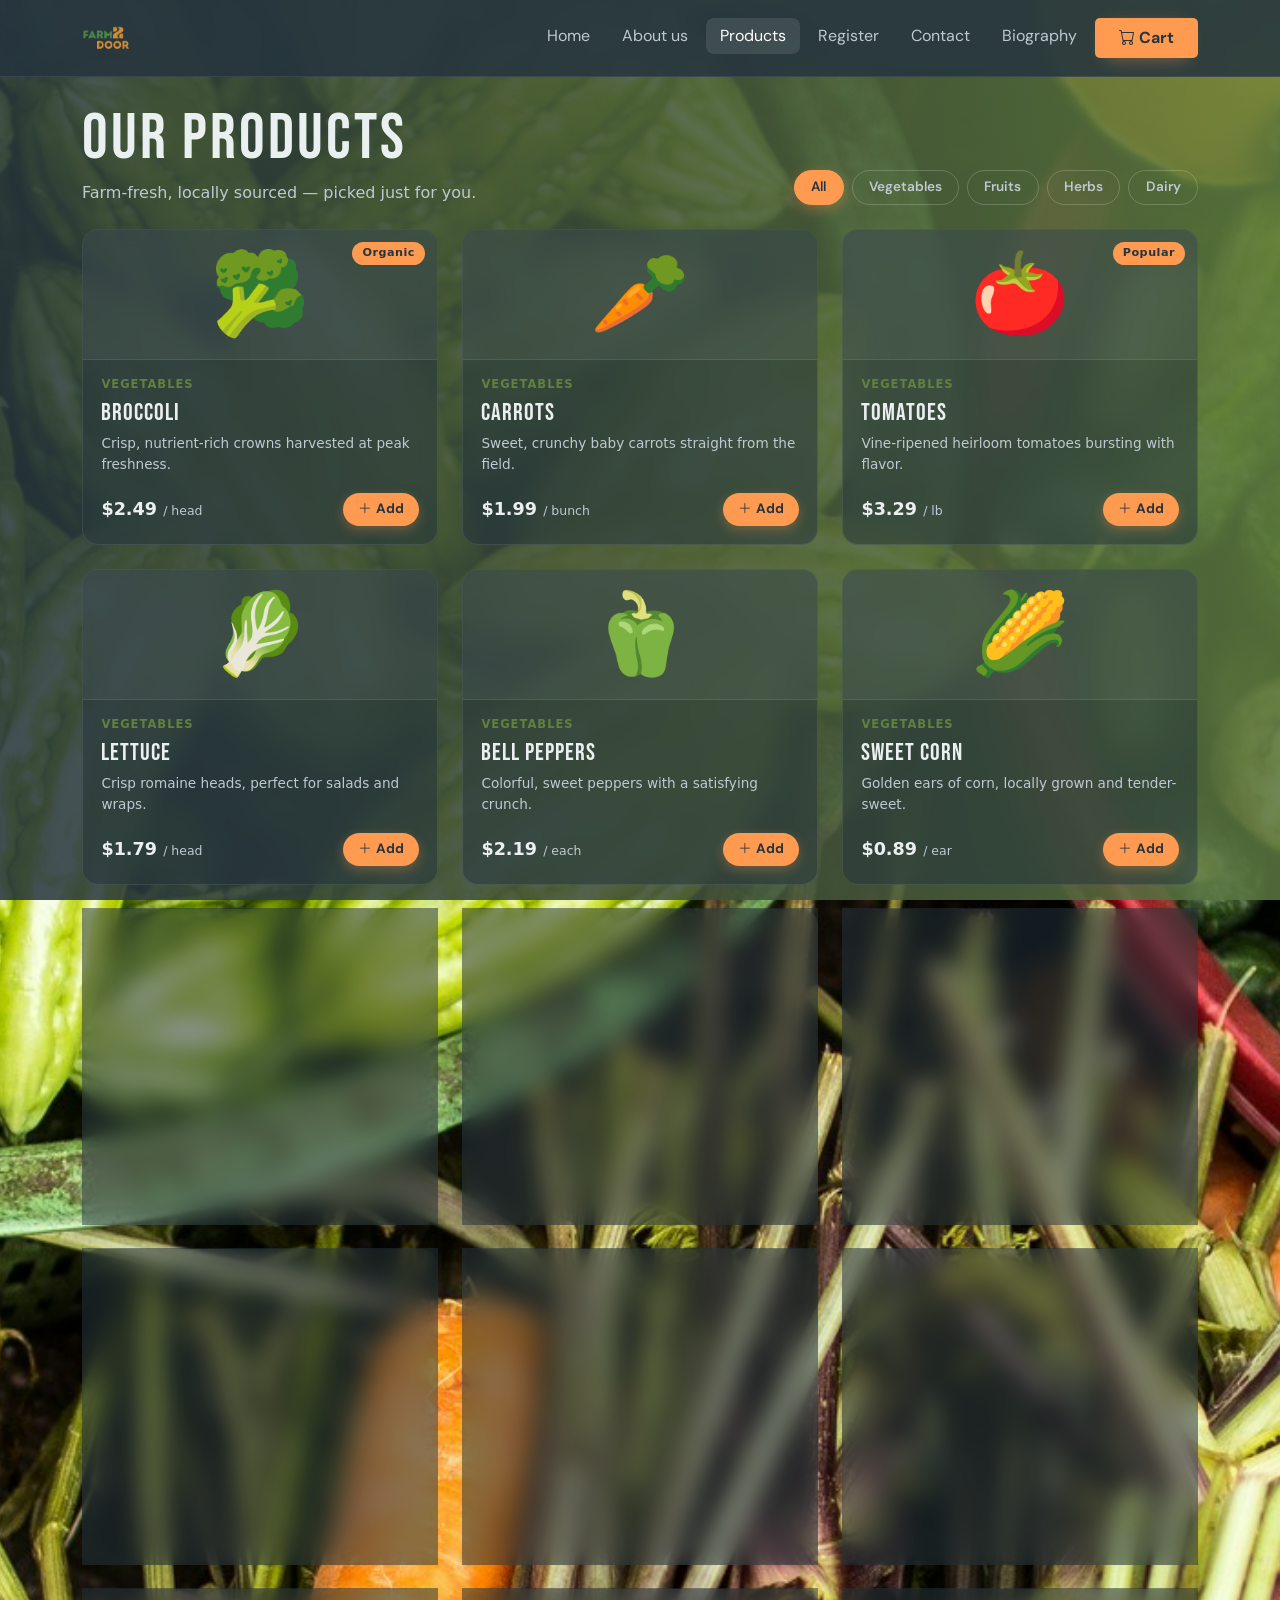
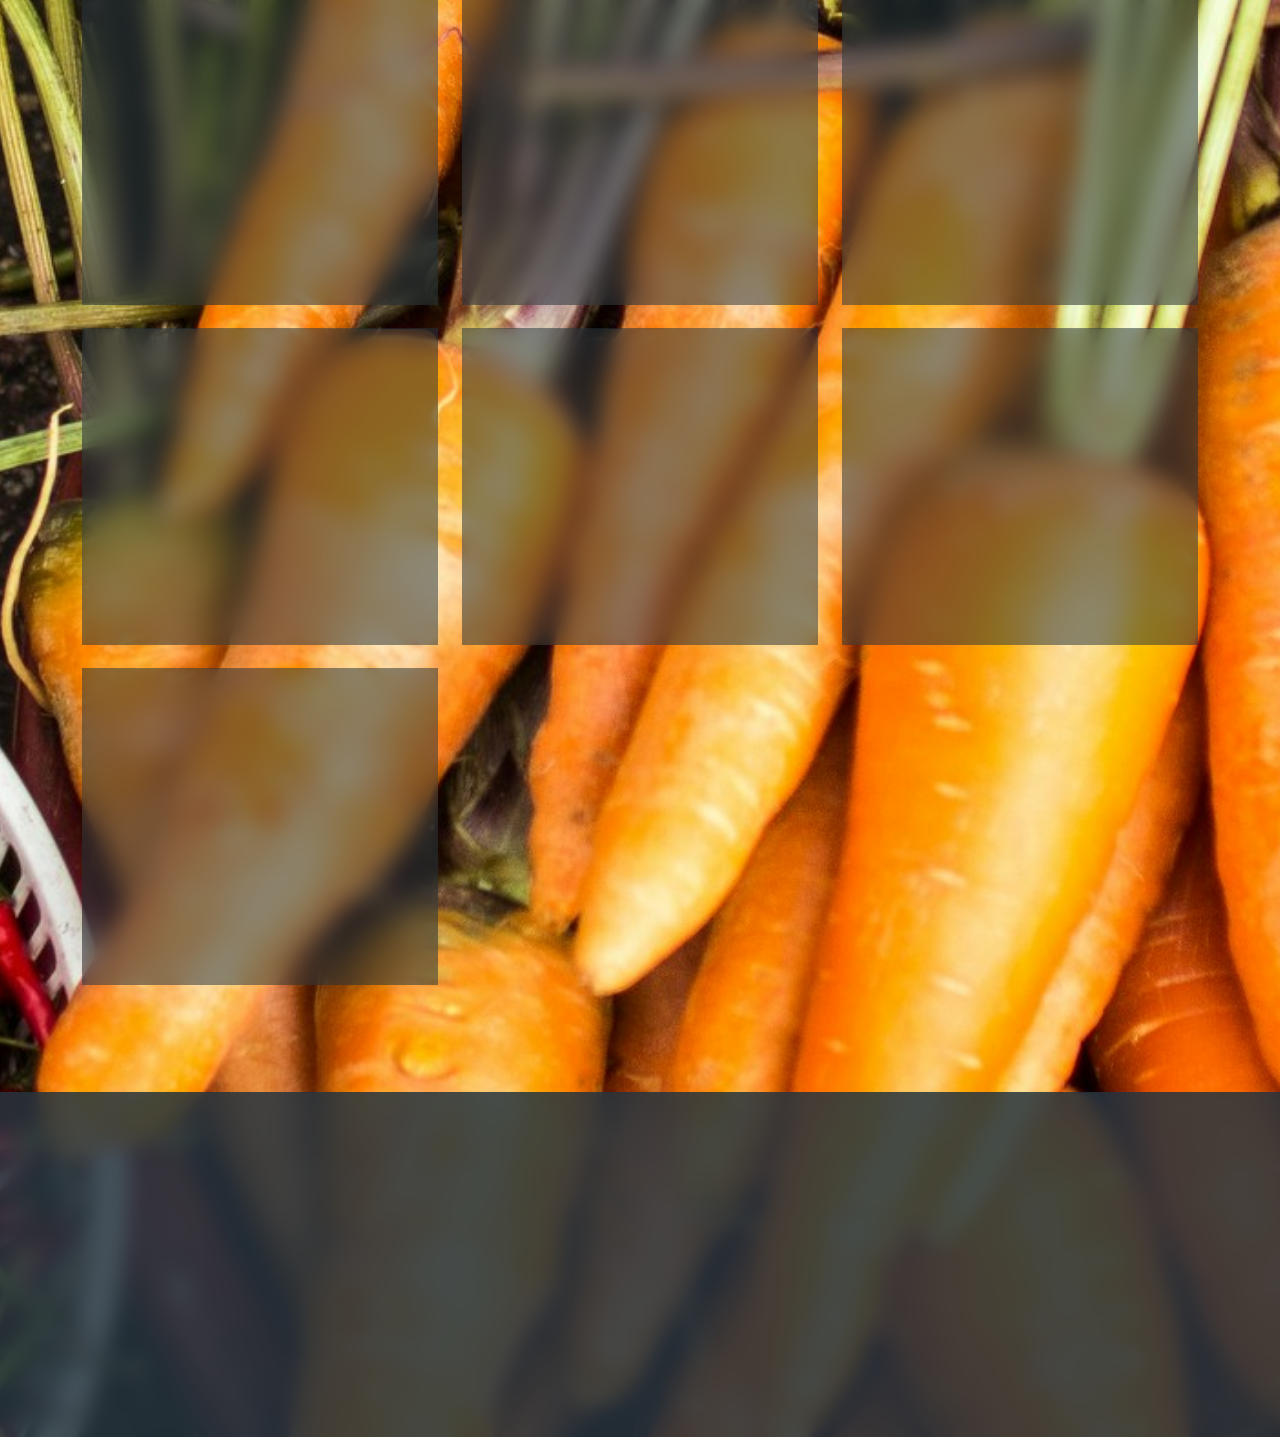
<file: html/product.html>
<!DOCTYPE html>
<html lang="en">
<head>
    <meta charset="UTF-8">
    <meta name="viewport" content="width=device-width, initial-scale=1.0">
    <link rel="stylesheet" href="../css/product.css">
    <link rel="icon" type="image/png" href="../asset/Icon.png">
    <title>Farm2Door – Products</title>

    <link href="https://cdn.jsdelivr.net/npm/bootstrap@5.3.2/dist/css/bootstrap.min.css" rel="stylesheet">
    <link href="https://fonts.googleapis.com/css2?family=Bebas+Neue&family=Playfair+Display:wght@700;900&family=DM+Sans:wght@400;500;600&display=swap" rel="stylesheet">
    <link rel="stylesheet" href="https://cdn.jsdelivr.net/npm/bootstrap-icons@1.11.3/font/bootstrap-icons.min.css">
</head>
<body>

<!-- NAVBAR -->
<nav class="navbar navbar-expand-lg navbar-dark">
    <div class="container">
        <a class="navbar-brand" href="#">
            <img src="../asset/site_logo.png" class="navbar-logo" alt="Farm2Door Logo">
        </a>
        <button class="navbar-toggler" type="button" data-bs-toggle="collapse" data-bs-target="#collapsibleNavId">
            <span class="navbar-toggler-icon"></span>
        </button>
        <div class="collapse navbar-collapse" id="collapsibleNavId">
            <ul class="navbar-nav ms-auto nav-gap">
                <li class="nav-item"><a class="nav-link" href="home.html">Home</a></li>
                <li class="nav-item"><a class="nav-link" href="about_us.html">About us</a></li>
                <li class="nav-item"><a class="nav-link active" href="product.html">Products</a></li>
                <li class="nav-item"><a class="nav-link" href="register.html">Register</a></li>
                <li class="nav-item"><a class="nav-link" href="contact.html">Contact</a></li>
                <li class="nav-item"><a class="nav-link" href="biography.html">Biography</a></li>
                <li class="nav-item cart-nav-item">
                    <a class="nav-link cart-link" href="cart.html" style="box-shadow: 0 4px 16px rgba(255,155,81,0.35);">
                        <i class="bi bi-cart"></i> Cart
                        <span class="cart-badge" id="cartBadge">0</span>
                    </a>
                </li>
            </ul>
        </div>
    </div>
</nav>

<!-- PAGE HEADER -->
<div class="container mt-4">
    <div class="page-header">
        <div>
            <h1>Our Products</h1>
            <p class="header-sub">Farm-fresh, locally sourced — picked just for you.</p>
        </div>
        <!-- FILTER TABS -->
        <div class="filter-tabs" id="filterTabs">
            <button class="filter-btn active" data-filter="all">All</button>
            <button class="filter-btn" data-filter="vegetables">Vegetables</button>
            <button class="filter-btn" data-filter="fruits">Fruits</button>
            <button class="filter-btn" data-filter="herbs">Herbs</button>
            <button class="filter-btn" data-filter="dairy">Dairy</button>
        </div>
    </div>
</div>

<!-- TOAST NOTIFICATION -->
<div class="toast-wrap" id="toastWrap">
    <div class="toast-msg" id="toastMsg">
        <i class="bi bi-check-circle-fill"></i>
        <span id="toastText">Item added to cart!</span>
    </div>
</div>

<!-- PRODUCT GRID -->
<div class="container mt-3 pb-5">
    <div class="product-grid" id="productGrid">

        <!-- VEGETABLES -->
        <div class="product-card" data-category="vegetables">
            <div class="product-badge">Organic</div>
            <div class="product-img-wrap">
                <div class="product-emoji">🥦</div>
            </div>
            <div class="product-info">
                <span class="product-tag">Vegetables</span>
                <h3 class="product-name">Broccoli</h3>
                <p class="product-desc">Crisp, nutrient-rich crowns harvested at peak freshness.</p>
                <div class="product-footer">
                    <span class="product-price">$2.49 <small>/ head</small></span>
                    <button class="add-btn" onclick="addToCart('Broccoli', 2.49, '🥦')">
                        <i class="bi bi-plus-lg"></i> Add
                    </button>
                </div>
            </div>
        </div>

        <div class="product-card" data-category="vegetables">
            <div class="product-img-wrap">
                <div class="product-emoji">🥕</div>
            </div>
            <div class="product-info">
                <span class="product-tag">Vegetables</span>
                <h3 class="product-name">Carrots</h3>
                <p class="product-desc">Sweet, crunchy baby carrots straight from the field.</p>
                <div class="product-footer">
                    <span class="product-price">$1.99 <small>/ bunch</small></span>
                    <button class="add-btn" onclick="addToCart('Carrots', 1.99, '🥕')">
                        <i class="bi bi-plus-lg"></i> Add
                    </button>
                </div>
            </div>
        </div>

        <div class="product-card" data-category="vegetables">
            <div class="product-badge">Popular</div>
            <div class="product-img-wrap">
                <div class="product-emoji">🍅</div>
            </div>
            <div class="product-info">
                <span class="product-tag">Vegetables</span>
                <h3 class="product-name">Tomatoes</h3>
                <p class="product-desc">Vine-ripened heirloom tomatoes bursting with flavor.</p>
                <div class="product-footer">
                    <span class="product-price">$3.29 <small>/ lb</small></span>
                    <button class="add-btn" onclick="addToCart('Tomatoes', 3.29, '🍅')">
                        <i class="bi bi-plus-lg"></i> Add
                    </button>
                </div>
            </div>
        </div>

        <div class="product-card" data-category="vegetables">
            <div class="product-img-wrap">
                <div class="product-emoji">🥬</div>
            </div>
            <div class="product-info">
                <span class="product-tag">Vegetables</span>
                <h3 class="product-name">Lettuce</h3>
                <p class="product-desc">Crisp romaine heads, perfect for salads and wraps.</p>
                <div class="product-footer">
                    <span class="product-price">$1.79 <small>/ head</small></span>
                    <button class="add-btn" onclick="addToCart('Lettuce', 1.79, '🥬')">
                        <i class="bi bi-plus-lg"></i> Add
                    </button>
                </div>
            </div>
        </div>

        <div class="product-card" data-category="vegetables">
            <div class="product-img-wrap">
                <div class="product-emoji">🫑</div>
            </div>
            <div class="product-info">
                <span class="product-tag">Vegetables</span>
                <h3 class="product-name">Bell Peppers</h3>
                <p class="product-desc">Colorful, sweet peppers with a satisfying crunch.</p>
                <div class="product-footer">
                    <span class="product-price">$2.19 <small>/ each</small></span>
                    <button class="add-btn" onclick="addToCart('Bell Peppers', 2.19, '🫑')">
                        <i class="bi bi-plus-lg"></i> Add
                    </button>
                </div>
            </div>
        </div>

        <div class="product-card" data-category="vegetables">
            <div class="product-img-wrap">
                <div class="product-emoji">🌽</div>
            </div>
            <div class="product-info">
                <span class="product-tag">Vegetables</span>
                <h3 class="product-name">Sweet Corn</h3>
                <p class="product-desc">Golden ears of corn, locally grown and tender-sweet.</p>
                <div class="product-footer">
                    <span class="product-price">$0.89 <small>/ ear</small></span>
                    <button class="add-btn" onclick="addToCart('Sweet Corn', 0.89, '🌽')">
                        <i class="bi bi-plus-lg"></i> Add
                    </button>
                </div>
            </div>
        </div>

        <div class="product-card" data-category="vegetables">
            <div class="product-img-wrap">
                <div class="product-emoji">🥔</div>
            </div>
            <div class="product-info">
                <span class="product-tag">Vegetables</span>
                <h3 class="product-name">Potatoes</h3>
                <p class="product-desc">Fresh, creamy potatoes perfect for roasting or mashing.</p>
                <div class="product-footer">
                    <span class="product-price">$1.29 <small>/ lb</small></span>
                    <button class="add-btn" onclick="addToCart('Potatoes', 1.29, '🥔')">
                        <i class="bi bi-plus-lg"></i> Add
                    </button>
                </div>
            </div>
        </div>

        <div class="product-card" data-category="vegetables">
            <div class="product-img-wrap">
                <div class="product-emoji">🍆</div>
            </div>
            <div class="product-info">
                <span class="product-tag">Eggplant</span>
                <h3 class="product-name">Eggplant</h3>
                <p class="product-desc">Smooth, mild eggplant perfect for grilling or roasting.</p>
                <div class="product-footer">
                    <span class="product-price">$1.99 <small>/ lb</small></span>
                    <button class="add-btn" onclick="addToCart('Eggplant', 1.99, '🍆')">
                        <i class="bi bi-plus-lg"></i> Add
                    </button>
                </div>
            </div>
        </div>


        <!-- FRUITS -->
        <div class="product-card" data-category="fruits">
            <div class="product-badge">Seasonal</div>
            <div class="product-img-wrap">
                <div class="product-emoji">🍓</div>
            </div>
            <div class="product-info">
                <span class="product-tag">Fruits</span>
                <h3 class="product-name">Strawberries</h3>
                <p class="product-desc">Sun-kissed, juicy strawberries picked at peak season.</p>
                <div class="product-footer">
                    <span class="product-price">$4.49 <small>/ pint</small></span>
                    <button class="add-btn" onclick="addToCart('Strawberries', 4.49, '🍓')">
                        <i class="bi bi-plus-lg"></i> Add
                    </button>
                </div>
            </div>
        </div>

        <div class="product-card" data-category="fruits">
            <div class="product-img-wrap">
                <div class="product-emoji">🍎</div>
            </div>
            <div class="product-info">
                <span class="product-tag">Fruits</span>
                <h3 class="product-name">Honeycrisp Apples</h3>
                <p class="product-desc">Perfectly balanced sweet-tart flavor in every bite.</p>
                <div class="product-footer">
                    <span class="product-price">$1.49 <small>/ each</small></span>
                    <button class="add-btn" onclick="addToCart('Honeycrisp Apples', 1.49, '🍎')">
                        <i class="bi bi-plus-lg"></i> Add
                    </button>
                </div>
            </div>
        </div>

        <div class="product-card" data-category="fruits">
            <div class="product-img-wrap">
                <div class="product-emoji">🫐</div>
            </div>
            <div class="product-info">
                <span class="product-tag">Fruits</span>
                <h3 class="product-name">Blueberries</h3>
                <p class="product-desc">Antioxidant-rich berries, plump and bursting with flavor.</p>
                <div class="product-footer">
                    <span class="product-price">$5.99 <small>/ pint</small></span>
                    <button class="add-btn" onclick="addToCart('Blueberries', 5.99, '🫐')">
                        <i class="bi bi-plus-lg"></i> Add
                    </button>
                </div>
            </div>
        </div>

        <div class="product-card" data-category="fruits">
            <div class="product-img-wrap">
                <div class="product-emoji">🍑</div>
            </div>
            <div class="product-info">
                <span class="product-tag">Fruits</span>
                <h3 class="product-name">Peaches</h3>
                <p class="product-desc">Fragrant, soft peaches dripping with natural sweetness.</p>
                <div class="product-footer">
                    <span class="product-price">$2.79 <small>/ each</small></span>
                    <button class="add-btn" onclick="addToCart('Peaches', 2.79, '🍑')">
                        <i class="bi bi-plus-lg"></i> Add
                    </button>
                </div>
            </div>
        </div>

        <div class="product-card" data-category="fruits">
            <div class="product-img-wrap">
                <div class="product-emoji">🥒</div>
            </div>
            <div class="product-info">
                <span class="product-tag">Fruits</span>
                <h3 class="product-name">Zucchini</h3>
                <p class="product-desc">Crisp and mild, perfect for grilling or sautéing.</p>
                <div class="product-footer">
                    <span class="product-price">$2.79 <small>/ each</small></span>
                    <button class="add-btn" onclick="addToCart('Zucchini', 2.79, '🥒')">
                        <i class="bi bi-plus-lg"></i> Add
                    </button>
                </div>
            </div>
        </div>

        <!-- HERBS -->
        <div class="product-card" data-category="herbs">
            <div class="product-img-wrap">
                <div class="product-emoji">🌿</div>
            </div>
            <div class="product-info">
                <span class="product-tag">Herbs</span>
                <h3 class="product-name">Fresh Basil</h3>
                <p class="product-desc">Aromatic Italian basil — ideal for pestos and pastas.</p>
                <div class="product-footer">
                    <span class="product-price">$1.99 <small>/ bunch</small></span>
                    <button class="add-btn" onclick="addToCart('Fresh Basil', 1.99, '🌿')">
                        <i class="bi bi-plus-lg"></i> Add
                    </button>
                </div>
            </div>
        </div>

        <div class="product-card" data-category="herbs">
            <div class="product-img-wrap">
                <div class="product-emoji">🫚</div>
            </div>
            <div class="product-info">
                <span class="product-tag">Herbs</span>
                <h3 class="product-name">Rosemary</h3>
                <p class="product-desc">Robust woody sprigs perfect for roasts and marinades.</p>
                <div class="product-footer">
                    <span class="product-price">$1.49 <small>/ sprig</small></span>
                    <button class="add-btn" onclick="addToCart('Rosemary', 1.49, '🌱')">
                        <i class="bi bi-plus-lg"></i> Add
                    </button>
                </div>
            </div>
        </div>

        <div class="product-card" data-category="herbs">
            <div class="product-img-wrap">
                <div class="product-emoji">🧄</div>
            </div>
            <div class="product-info">
                <span class="product-tag">Herbs</span>
                <h3 class="product-name">Garlic</h3>
                <p class="product-desc">Pungent, full-flavored bulbs from our local growers.</p>
                <div class="product-footer">
                    <span class="product-price">$0.99 <small>/ bulb</small></span>
                    <button class="add-btn" onclick="addToCart('Garlic', 0.99, '🧄')">
                        <i class="bi bi-plus-lg"></i> Add
                    </button>
                </div>
            </div>
        </div>

        <!-- DAIRY -->
        <div class="product-card" data-category="dairy">
            <div class="product-badge">Local</div>
            <div class="product-img-wrap">
                <div class="product-emoji">🥛</div>
            </div>
            <div class="product-info">
                <span class="product-tag">Dairy</span>
                <h3 class="product-name">Whole Milk</h3>
                <p class="product-desc">Creamy, pasture-raised whole milk from local farms.</p>
                <div class="product-footer">
                    <span class="product-price">$4.29 <small>/ half-gal</small></span>
                    <button class="add-btn" onclick="addToCart('Whole Milk', 4.29, '🥛')">
                        <i class="bi bi-plus-lg"></i> Add
                    </button>
                </div>
            </div>
        </div>

        <div class="product-card" data-category="dairy">
            <div class="product-img-wrap">
                <div class="product-emoji">🧀</div>
            </div>
            <div class="product-info">
                <span class="product-tag">Dairy</span>
                <h3 class="product-name">Farmhouse Cheese</h3>
                <p class="product-desc">Aged cheddar with a sharp, complex character.</p>
                <div class="product-footer">
                    <span class="product-price">$6.49 <small>/ 8 oz</small></span>
                    <button class="add-btn" onclick="addToCart('Farmhouse Cheese', 6.49, '🧀')">
                        <i class="bi bi-plus-lg"></i> Add
                    </button>
                </div>
            </div>
        </div>

        <div class="product-card" data-category="dairy">
            <div class="product-img-wrap">
                <div class="product-emoji">🥚</div>
            </div>
            <div class="product-info">
                <span class="product-tag">Dairy</span>
                <h3 class="product-name">Free-Range Eggs</h3>
                <p class="product-desc">Rich golden-yolk eggs from pasture-raised hens.</p>
                <div class="product-footer">
                    <span class="product-price">$5.99 <small>/ dozen</small></span>
                    <button class="add-btn" onclick="addToCart('Free-Range Eggs', 5.99, '🥚')">
                        <i class="bi bi-plus-lg"></i> Add
                    </button>
                </div>
            </div>
        </div>

    </div>
</div>

<footer class="footer">
  <div class="footer-wrap">
    
    <!-- BRAND -->
    <div class="footer-brand">
      <div class="logo">🌿 Farm<span>2</span>Door</div>
      <p>Fresh from local farms to your home. Supporting local growers and sustainable agriculture.</p>

      <div class="footer-social">
        <a href="#"><i class="bi bi-facebook"></i></a>
        <a href="#"><i class="bi bi-instagram"></i></a>
        <a href="#"><i class="bi bi-twitter"></i></a>
        <a href="#"><i class="bi bi-youtube"></i></a>
      </div>
    </div>

    <!-- LINKS -->
    <div class="footer-col">
      <h4>Quick Links</h4>
      <ul>
        <li><a href="home.html">Home</a></li>
        <li><a href="product.html">Products</a></li>
        <li><a href="about_us.html">About Us</a></li>
        <li><a href="contact.html">Contact</a></li>
      </ul>
    </div>

    <!-- SUPPORT -->
    <div class="footer-col">
      <h4>Support</h4>
      <ul>
        <li><a href="#">FAQs</a></li>
        <li><a href="#">Delivery Info</a></li>
        <li><a href="#">Privacy Policy</a></li>
        <li><a href="#">Terms & Conditions</a></li>
      </ul>
    </div>

    <!-- CONTACT -->
    <div class="footer-col">
      <h4>Contact</h4>
      <ul class="footer-contact">
        <li><i class="bi bi-envelope"></i> support@farm2door.ph</li>
        <li><i class="bi bi-telephone"></i> +63 912 345 6789</li>
        <li><i class="bi bi-geo-alt"></i> Cebu, Philippines</li>
      </ul>
    </div>

  </div>

  <!-- BOTTOM -->
  <div class="footer-bottom">
    © 2025 Farm2Door. All rights reserved.
  </div>
</footer>

<script src="https://cdn.jsdelivr.net/npm/bootstrap@5.3.2/dist/js/bootstrap.bundle.min.js"></script>
<script>
    // ── CART LOGIC ──
    function getCart() {
        try { return JSON.parse(localStorage.getItem('f2d_cart')) || []; }
        catch { return []; }
    }

    function saveCart(cart) {
        localStorage.setItem('f2d_cart', JSON.stringify(cart));
    }

    function updateBadge() {
        const cart = getCart();
        const total = cart.reduce((sum, i) => sum + i.qty, 0);
        document.getElementById('cartBadge').textContent = total;
        document.getElementById('cartBadge').style.display = total > 0 ? 'inline-flex' : 'none';
    }

    function addToCart(name, price, emoji) {
        const cart = getCart();
        const existing = cart.find(i => i.name === name);
        if (existing) {
            existing.qty++;
        } else {
            cart.push({ name, price, emoji, qty: 1 });
        }
        saveCart(cart);
        updateBadge();
        showToast(name);
    }

    function showToast(name) {
        document.getElementById('toastText').textContent = `${name} added to cart!`;
        const wrap = document.getElementById('toastWrap');
        wrap.classList.add('show');
        clearTimeout(wrap._t);
        wrap._t = setTimeout(() => wrap.classList.remove('show'), 2500);
    }

    // ── FILTER LOGIC ──
    document.querySelectorAll('.filter-btn').forEach(btn => {
        btn.addEventListener('click', () => {
            document.querySelectorAll('.filter-btn').forEach(b => b.classList.remove('active'));
            btn.classList.add('active');
            const filter = btn.dataset.filter;
            document.querySelectorAll('.product-card').forEach(card => {
                const match = filter === 'all' || card.dataset.category === filter;
                card.style.display = match ? '' : 'none';
                if (match) {
                    card.style.animation = 'none';
                    card.offsetHeight;
                    card.style.animation = '';
                }
            });
        });
    });

    // Init badge on load
    updateBadge();
</script>
</body>
</html>
</file>
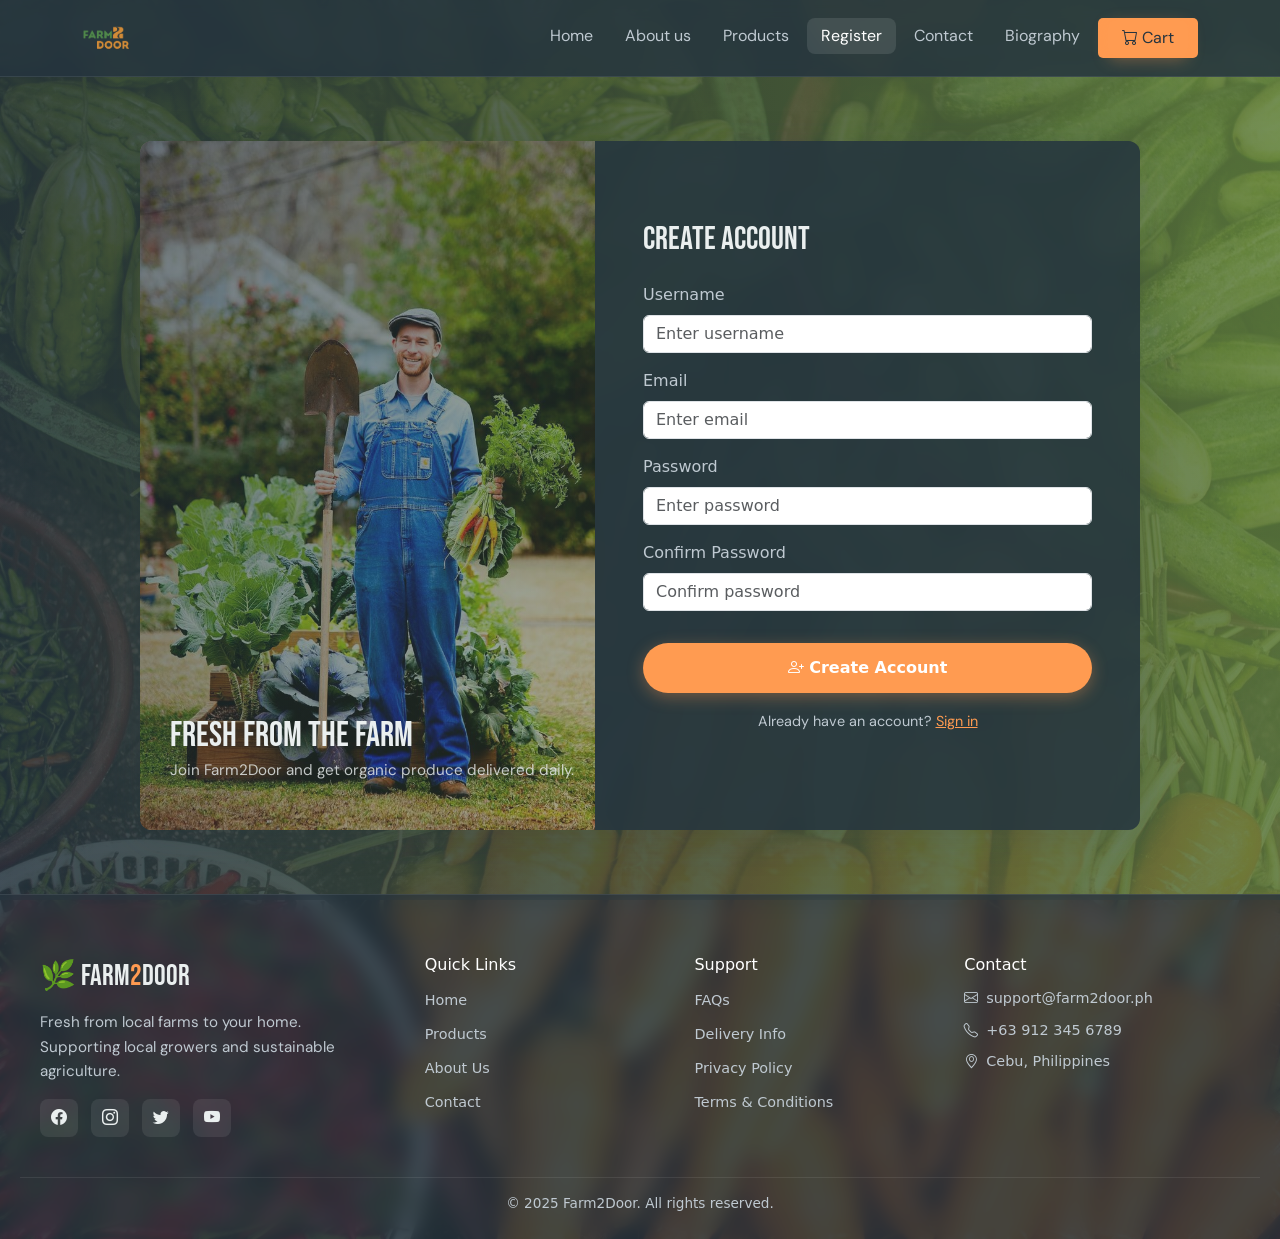
<file: html/register.html>
<!DOCTYPE html>
<html lang="en">
<head>
    <meta charset="UTF-8">
    <meta name="viewport" content="width=device-width, initial-scale=1.0">

    <title>Farm2Door – Register</title>

    <link rel="stylesheet" href="../css/register.css">
    <link rel="icon" type="image/png" href="../asset/Icon.png">

    <!-- Bootstrap -->
    <link href="https://cdn.jsdelivr.net/npm/bootstrap@5.3.2/dist/css/bootstrap.min.css" rel="stylesheet">

    <!-- GOOGLE FONTS -->
    <link href="https://fonts.googleapis.com/css2?family=Playfair+Display:wght@700;900&family=DM+Sans:wght@400;500;600&display=swap" rel="stylesheet">
    <link rel="preconnect" href="https://fonts.googleapis.com">
    <link rel="preconnect" href="https://fonts.gstatic.com" crossorigin>
    <link href="https://fonts.googleapis.com/css2?family=Bebas+Neue&family=Open+Sans:ital,wght@0,300..800;1,300..800&family=Tienne:wght@400;700;900&display=swap" rel="stylesheet">
    <!-- Icons -->
    <link rel="stylesheet" href="https://cdn.jsdelivr.net/npm/bootstrap-icons@1.11.3/font/bootstrap-icons.min.css">
</head>

<body>

<!-- NAVBAR -->
<nav class="navbar navbar-expand-lg navbar-dark">
    <div class="container">

        <a class="navbar-brand" href="#">
            <img src="../asset/site_logo.png" class="navbar-logo">
        </a>

        <button class="navbar-toggler" type="button" data-bs-toggle="collapse" data-bs-target="#collapsibleNavId">
            <span class="navbar-toggler-icon"></span>
        </button>

        <div class="collapse navbar-collapse" id="collapsibleNavId">
            <ul class="navbar-nav ms-auto nav-gap">
                <li class="nav-item"><a class="nav-link" href="home.html">Home</a></li>
                <li class="nav-item"><a class="nav-link" href="about_us.html">About us</a></li>
                <li class="nav-item"><a class="nav-link" href="product.html">Products</a></li>
                <li class="nav-item"><a class="nav-link active" href="register.html">Register</a></li>
                <li class="nav-item"><a class="nav-link" href="contact.html">Contact</a></li>
                <li class="nav-item"><a class="nav-link" href="biography.html">Biography</a></li>

                <li class="nav-item" style="background-color: var(--orange); border-radius: 5px; padding: 2px 10px;">
                    <a class="nav-link" href="cart.html" style="color: var(--dark-navy) !important; box-shadow: 0 4px 16px rgba(255,155,81,0.35);">
                        <i class="bi bi-cart"></i> Cart
                    </a>  
                </li>
            </ul>
        </div>
    </div>
</nav>

<!-- BOOK AUTH CONTAINER -->
<main class="auth-book">

    <!-- LEFT SIDE -->
    <section class="auth-left">
        <img src="../asset/farmer.jpg" alt="farmer guy" class="hero-img" width="455px" height="689px">
        <div class="auth-left-content">
            <h2>Fresh From the Farm</h2>
            <p>Join Farm2Door and get organic produce delivered daily.</p>
        </div>
    </section>

    <!-- RIGHT SIDE -->
    <section class="auth-right">

        <!-- FORM -->
        <form method="POST">

            <h2>Create Account</h2>

            <div class="mb-3">
                <label class="form-label">Username</label>
                <input type="text" class="form-control" placeholder="Enter username">
            </div>

            <div class="mb-3">
                <label class="form-label">Email</label>
                <input type="email" class="form-control" placeholder="Enter email">
            </div>

            <div class="mb-3">
                <label class="form-label">Password</label>
                <input type="password" class="form-control" placeholder="Enter password">
            </div>

            <div class="mb-3">
                <label class="form-label">Confirm Password</label>
                <input type="password" class="form-control" placeholder="Confirm password">
            </div>

            <button type="button"
                    class="btn-primary-custom"
                    onclick="showPopup()">
                <i class="bi bi-person-plus"></i> Create Account
            </button>

            <p class="text-center mt-3">
                Already have an account?
                <a href="#" style="color: var(--orange);">Sign in</a>
            </p>

        </form>

    </section>

</main>

<!-- POPUP -->
<div id="signupPopup" class="popup-overlay" role="dialog">
    <div class="popup-box">

        <i class="bi bi-check-circle-fill"></i>

        <h2>Yey! You signed up 🎉</h2>
        <p>Welcome to Farm2Door</p>

        <button type="button"
                onclick="closePopup()"
                class="btn-primary-custom">
            Continue
        </button>

    </div>
</div>

<footer class="footer">
  <div class="footer-wrap">
    
    <!-- BRAND -->
    <div class="footer-brand">
      <div class="logo">🌿 Farm<span>2</span>Door</div>
      <p>Fresh from local farms to your home. Supporting local growers and sustainable agriculture.</p>

      <div class="footer-social">
        <a href="#"><i class="bi bi-facebook"></i></a>
        <a href="#"><i class="bi bi-instagram"></i></a>
        <a href="#"><i class="bi bi-twitter"></i></a>
        <a href="#"><i class="bi bi-youtube"></i></a>
      </div>
    </div>

    <!-- LINKS -->
    <div class="footer-col">
      <h4>Quick Links</h4>
      <ul>
        <li><a href="home.html">Home</a></li>
        <li><a href="product.html">Products</a></li>
        <li><a href="about_us.html">About Us</a></li>
        <li><a href="contact.html">Contact</a></li>
      </ul>
    </div>

    <!-- SUPPORT -->
    <div class="footer-col">
      <h4>Support</h4>
      <ul>
        <li><a href="#">FAQs</a></li>
        <li><a href="#">Delivery Info</a></li>
        <li><a href="#">Privacy Policy</a></li>
        <li><a href="#">Terms & Conditions</a></li>
      </ul>
    </div>

    <!-- CONTACT -->
    <div class="footer-col">
      <h4>Contact</h4>
      <ul class="footer-contact">
        <li><i class="bi bi-envelope"></i> support@farm2door.ph</li>
        <li><i class="bi bi-telephone"></i> +63 912 345 6789</li>
        <li><i class="bi bi-geo-alt"></i> Cebu, Philippines</li>
      </ul>
    </div>

  </div>

  <!-- BOTTOM -->
  <div class="footer-bottom">
    © 2025 Farm2Door. All rights reserved.
  </div>
</footer>

<!-- SCRIPTS -->
<script src="https://cdn.jsdelivr.net/npm/bootstrap@5.3.2/dist/js/bootstrap.bundle.min.js"></script>

<script>
function showPopup() {
    document.getElementById("signupPopup").style.display = "flex";
}

function closePopup() {
    document.getElementById("signupPopup").style.display = "none";
}
</script>

</body>
</html>
</file>
<file: css/about_us.css>
:root {
  --green:      #628141;
  --dark-green: #40513B;
  --orange:     #FF9B51;
  --off-white:  #EAEFEF;
  --dark-navy:  #25343F;
  --white:      #ffffff;
  --font-display: 'Bebas Neue', 'Playfair Display', serif;
  --font-body:    'DM Sans', sans-serif;
}

*, *::before, *::after { box-sizing: border-box; }

body {
  background-image: url("../asset/background.jpg");
  background-repeat: no-repeat;
  background-size: cover;
  font-family: var(--font-body);
  margin: 0;
}

/* grain overlay */
body::before {
  content: "";
  position: fixed;
  inset: 0;
  background: var(--dark-navy);
  opacity: 0.85;
  z-index: -1;
  animation: bgMove 8s ease-in-out infinite alternate;
}

/* ambient orbs */
body::after {
  content: "";
  position: fixed;
  width: 450px;
  height: 450px;
  border-radius: 50%;
  background: radial-gradient(circle, rgba(255,155,81,0.18) 0%, transparent 70%);
  top: -120px;
  right: -120px;
  pointer-events: none;
  z-index: 0;
}

.orb-bottom {
  position: fixed;
  width: 320px;
  height: 320px;
  border-radius: 50%;
  background: radial-gradient(circle, rgba(98,129,65,0.2) 0%, transparent 70%);
  bottom: -80px;
  left: -80px;
  pointer-events: none;
  z-index: 0;
}

/* TYPOGRAPHY */
h1 {
  letter-spacing: 3px;
  font-family: var(--font-display);
  font-size: clamp(2.4rem, 5vw, 5.5rem) !important;
  font-weight: 900;
  color: var(--off-white) !important;
  line-height: 1.15;
  white-space: nowrap;
  margin-bottom: 1rem;
}

p {
  font-family: var(--font-body);
  color: var(--off-white);
  font-size: 20px;
  line-height: 1.75;
}


/* ── NAVBAR ── */
.navbar {
  padding-top: 0.75rem;
  padding-bottom: 0.75rem;
  background-color: rgba(37, 52, 63, 0.85) !important;
  backdrop-filter: blur(8px);
  -webkit-backdrop-filter: blur(8px);
  border-bottom: 1px solid rgba(255,255,255,0.08);
}

.navbar-logo {
  height: 50px;
  width: auto;
  object-fit: contain;
}

.nav-link {
  color: rgba(255,255,255,0.65) !important;
  font-family: var(--font-body);
  font-size: 0.9rem;
  font-weight: 500;
  padding: 6px 14px !important;
  border-radius: 8px;
  transition: all 0.2s;
}

.nav-link:hover,
.nav-link.active {
  color: var(--white) !important;
  background-color: rgba(255,255,255,0.1);
}

.nav-gap { gap: 0.25rem; }

.nav-cart-item {
  background-color: var(--orange);
  border-radius: 8px;
  padding: 2px 10px;
  box-shadow: 0 4px 16px rgba(255,155,81,0.35);
}

.nav-cart-item .nav-link {
  color: var(--dark-navy) !important;
  font-weight: 600;
}

/* ── HERO ── */
.about-hero {
  position: relative;
  z-index: 1;
  text-align: center;
  padding: 5rem 1.5rem 2.5rem;
  
}

.hero-eyebrow {
  font-size: 0.7rem;
  font-weight: 700;
  letter-spacing: 0.22em;
  text-transform: uppercase;
  color: var(--orange);
  margin-bottom: 1.1rem;
  opacity: 0;
  animation: fadeUp 0.6s ease forwards 0.1s;
}

.hero-title {
  font-family: var(--font-display);
  font-size: clamp(2.4rem, 6vw, 4.2rem);
  font-weight: 900;
  color: var(--white);
  line-height: 1.08;
  margin-bottom: 1rem;
  opacity: 0;
  animation: fadeUp 0.65s ease forwards 0.2s;
}

.hero-title em {
  font-style: italic;
  color: var(--orange);
}

.hero-sub {
  font-size: 1rem;
  color: rgba(255,255,255,0.55);
  max-width: 460px;
  margin: 0 auto 2.5rem;
  line-height: 1.75;
  opacity: 0;
  animation: fadeUp 0.65s ease forwards 0.3s;
}

.hero-divider {
  width: 56px;
  height: 2px;
  background: var(--orange);
  margin: 0 auto 3rem;
  border-radius: 2px;
  opacity: 0;
  animation: fadeUp 0.5s ease forwards 0.38s;
}

/* ── CARDS ── */
.cards-section {
  position: relative;
  z-index: 1;
  padding: 0 1.5rem 2rem;
}

.cards-row {
  display: flex;
  flex-wrap: wrap;
  gap: 1.5rem;
  justify-content: center;
  max-width: 900px;
  margin: 0 auto;
}

.f2d-card {
  flex: 1 1 280px;
  max-width: 400px;
  background: var(--dark-green);
  border: 1px solid rgba(255,255,255,0.1);
  border-radius: 20px;
  padding: 2.5rem;
  position: relative;
  overflow: hidden;
  transition: transform 0.3s ease, box-shadow 0.3s ease, border-color 0.3s;
  opacity: 0;
  animation: fadeUp 0.7s ease forwards;
}

.f2d-card:nth-child(1) { animation-delay: 0.45s; }
.f2d-card:nth-child(2) { animation-delay: 0.56s; }

.f2d-card:hover {
  transform: translateY(-6px);
  box-shadow: 0 24px 48px rgba(0,0,0,0.25);
  border-color: rgba(255,155,81,0.3);
}

.card-accent-bar {
  position: absolute;
  top: 0; left: 0; right: 0;
  height: 3px;
  background: linear-gradient(90deg, var(--orange), transparent);
  border-radius: 20px 20px 0 0;
  opacity: 0;
  transition: opacity 0.3s;
}

.f2d-card:hover .card-accent-bar { opacity: 1; }

.card-icon-badge {
  width: 52px;
  height: 52px;
  border-radius: 14px;
  background: rgba(255,155,81,0.12);
  border: 1px solid rgba(255,155,81,0.22);
  display: flex;
  align-items: center;
  justify-content: center;
  font-size: 1.4rem;
  margin-bottom: 1.5rem;
}

.card-tag {
  display: block;
  font-size: 0.65rem;
  font-weight: 700;
  letter-spacing: 0.18em;
  text-transform: uppercase;
  color: var(--orange);
  margin-bottom: 0.6rem;
}

.card-title {
  font-family: var(--font-display);
  font-size: 1.75rem;
  font-weight: 700;
  color: var(--off-white) !important;
  letter-spacing: 5px;
  line-height: 1.15;
  margin-bottom: 0;
}

.card-divider {
  width: 32px;
  height: 1px;
  background: rgba(255,155,81,0.35);
  margin: 1.25rem 0;
}

.card-para {
  font-size: 0.9rem;
  color: rgba(255,255,255,0.6);
  line-height: 1.8;
  margin-bottom: 0;
}

.card-stat {
  display: flex;
  align-items: center;
  gap: 8px;
  font-size: 0.8rem;
  color: rgba(255,255,255,0.38);
  font-weight: 500;
  margin-top: 1.25rem;
}

.card-stat-dot {
  width: 6px;
  height: 6px;
  border-radius: 50%;
  background: var(--green);
  flex-shrink: 0;
}

/* ── TAGS ── */
.tags-section {
  position: relative;
  z-index: 1;
  text-align: center;
  padding: 2.5rem 1.5rem 4rem;
}

.tag-row {
  display: flex;
  gap: 0.5rem;
  justify-content: center;
  flex-wrap: wrap;
  opacity: 0;
  animation: fadeUp 0.6s ease forwards 0.75s;
}

.f2d-tag {
  font-size: 0.75rem;
  font-weight: 500;
  color: rgba(255,255,255,0.45);
  border: 1px solid rgba(255,255,255,0.12);
  border-radius: 100px;
  padding: 5px 16px;
  letter-spacing: 0.04em;
  transition: all 0.2s;
  cursor: default;
}

.f2d-tag:hover {
  color: rgba(255,255,255,0.85);
  border-color: rgba(255,155,81,0.35);
  background: rgba(255,155,81,0.08);
}

.team-section {
  position: relative;
  z-index: 1;
  padding: 4rem 1.5rem;
  text-align: center;
}

.team-title {
  font-family: var(--font-display);
  color: var(--white);
  font-size: 2.5rem;
  margin-bottom: 0.5rem;
  animation: fadeUp 0.6s ease forwards;
}

.team-sub {
  color: rgba(255,255,255,0.55);
  margin-bottom: 2.5rem;
  animation: fadeUp 0.7s ease forwards;
}

.team-row {
  display: flex;
  flex-wrap: wrap;
  justify-content: center;
  gap: 1.5rem;
}

.team-card {
  width: 220px;
  background: rgba(37,52,63,0.6);
  backdrop-filter: blur(10px);
  border: 1px solid rgba(255,255,255,0.08);
  border-radius: 18px;
  padding: 1.5rem;
  transition: transform 0.3s ease, border-color 0.3s ease;
  animation: fadeUp 0.7s ease forwards;
}

.team-card:hover {
  transform: translateY(-6px);
  border-color: rgba(255,155,81,0.3);
}

.team-card img {
  width: 90px;
  height: 90px;
  border-radius: 50%;
  object-fit: cover;
  margin-bottom: 1rem;
  border: 2px solid rgba(255,155,81,0.3);
}

.team-card h3 {
  color: var(--off-white);
  font-size: 1.1rem;
  margin: 0;
}

.team-card p {
  color: rgba(255,255,255,0.5);
  font-size: 0.85rem;
  margin-top: 0.3rem;
}

/* ── ANIMATION ── */
@keyframes fadeUp {
  from { opacity: 0; transform: translateY(20px); }
  to   { opacity: 1; transform: translateY(0); }
}
</file>
<file: css/biography.css>
:root {
  --green:      #628141;
  --dark-green: #40513B;
  --light-gray: #BFC9D1;
  --orange:     #FF9B51;
  --off-white:  #EAEFEF;
  --dark-navy:  #25343F;
  --white:      #ffffff;

  --font-display: 'Bebas Neue','Playfair Display', serif;
  --font-body:    'DM Sans', sans-serif;

  --radius:    12px;
  --shadow:    0 4px 24px rgba(37,52,63,0.10);
  --shadow-lg: 0 8px 40px rgba(37,52,63,0.16);
}

/* BODY & BACKGROUND */
body {
  background-image: url("../asset/background.jpg");
  background-repeat: no-repeat;
  background-size: cover;
  background-position: center;
  font-family: var(--font-body);
  margin: 0;
}

body::before {
  content: "";
  position: fixed;
  inset: 0;
  background: linear-gradient(80deg, #25343F, #40513B, #628141);
  opacity: 0.85;
  z-index: -1;
  animation: bgMove 8s ease-in-out infinite alternate;
}

@keyframes bgMove {
  from { filter: hue-rotate(0deg); }
  to   { filter: hue-rotate(15deg); }
}

/* LAYOUT */
.mt-6 {
  margin-top: 2rem;
}

/* NAVBAR */
.navbar {
  padding-top: 0.75rem;
  padding-bottom: 0.75rem;
  background-color: rgba(37, 52, 63, 0.85) !important;
  backdrop-filter: blur(8px);
  -webkit-backdrop-filter: blur(8px);
  border-bottom: 1px solid rgba(255,255,255,0.08);
}

.navbar-logo {
  height: 50px;
  width: auto;
  object-fit: contain;
}

.nav-link {
  color: var(--light-gray) !important;
  font-family: var(--font-body);
  font-size: 0.95rem;
  font-weight: 500;
  padding: 6px 14px !important;
  border-radius: 8px;
  transition: all 0.2s;
}

.nav-link:hover,
.nav-link.active {
  color: var(--white) !important;
  background-color: rgba(255, 255, 255, 0.1);
}

.nav-gap {
  gap: 0.25rem;
}
/* HERO */
.bio-hero {
  text-align: center;
  padding: 80px 20px;
}

.bio-hero h1 {
  font-family: var(--font-display);
  color: var(--off-white);
  font-size: 3rem;
}

.bio-hero p {
  color: var(--light-gray);
}

/* MAIN */
.bio-main {
  padding: 60px 20px;
}

.bio-wrap {
  max-width: 1100px;
  margin: auto;
  display: grid;
  grid-template-columns: 1fr 1.2fr;
  gap: 40px;
}

/* PROFILE CARD */
.bio-card {
  background: rgba(37,52,63,0.7);
  backdrop-filter: blur(10px);
  border-radius: 15px;
  padding: 30px;
  text-align: center;
  color: var(--off-white);
}

.bio-image img {
  width: 140px;
  height: 140px;
  border-radius: 50%;
  object-fit: cover;
  margin-bottom: 15px;
}

.bio-card h2 {
  font-family: var(--font-display);
}

.role {
  color: var(--orange);
  font-weight: 600;
}

.bio-text {
  font-size: 0.95rem;
  margin: 15px 0;
}

.bio-social a {
  margin: 0 8px;
  font-size: 1.2rem;
  color: var(--light-gray);
}

.bio-social a:hover {
  color: var(--orange);
}

/* SKILLS */
.bio-skills {
  background: var(--white);
  padding: 30px;
  border-radius: 15px;
}

.bio-skills h3 {
  font-family: var(--font-display);
  margin-bottom: 20px;
}

.skill {
  margin-bottom: 20px;
}

.skill span {
  font-weight: 600;
}

.skill-bar {
  height: 8px;
  background: #ddd;
  border-radius: 10px;
  margin-top: 6px;
}

.fill {
  height: 100%;
  background: var(--orange);
  border-radius: 10px;
}

/* RESPONSIVE */
@media (max-width: 900px) {
  .bio-wrap {
    grid-template-columns: 1fr;
  }
}

/* FOOTER */
footer {
  background: var(--dark-navy);
  color: var(--off-white);
  padding: 40px 20px;
}

.footer-grid {
  display: grid;
  grid-template-columns: 1fr 1fr;
  max-width: 1200px;
  margin: auto;
}

.footer-bottom {
  text-align: center;
  margin-top: 20px;
}

/* RESPONSIVE */
@media (max-width: 900px) {
  .contact-layout {
    grid-template-columns: 1fr;
  }

  .footer-grid {
    grid-template-columns: 1fr;
  }
}

/* =============================
   FOOTER (UPGRADED)
============================= */
.footer {
  position: relative;
  margin-top: 60px;
  padding: 60px 20px 25px;
  background: rgba(37, 52, 63, 0.85);
  backdrop-filter: blur(10px);
  border-top: 1px solid rgba(255,255,255,0.08);
  color: var(--off-white);
}

/* wrapper */
.footer-wrap {
  max-width: 1200px;
  margin: auto;
  display: grid;
  grid-template-columns: 1.5fr 1fr 1fr 1.2fr;
  gap: 40px;
}

/* brand */
.footer-brand .logo {
  font-family: var(--font-display);
  font-size: 1.8rem;
  margin-bottom: 12px;
}

.footer-brand span {
  color: var(--orange);
}

.footer-brand p {
  color: var(--light-gray);
  font-size: 0.95rem;
  line-height: 1.6;
}

/* columns */
.footer-col h4 {
  font-size: 1rem;
  margin-bottom: 14px;
  color: var(--white);
}

.footer-col ul {
  list-style: none;
  padding: 0;
}

.footer-col li {
  margin-bottom: 10px;
}

/* links */
.footer-col a {
  text-decoration: none;
  color: var(--light-gray);
  font-size: 0.9rem;
  transition: 0.2s;
}

.footer-col a:hover {
  color: var(--white);
  padding-left: 4px;
}

/* contact list */
.footer-contact li {
  display: flex;
  align-items: center;
  gap: 8px;
  color: var(--light-gray);
  font-size: 0.9rem;
}

/* social icons */
.footer-social {
  margin-top: 16px;
}

.footer-social a {
  display: inline-flex;
  align-items: center;
  justify-content: center;
  width: 38px;
  height: 38px;
  margin-right: 8px;
  border-radius: 8px;
  background: rgba(255,255,255,0.08);
  color: var(--off-white);
  transition: 0.25s;
}

.footer-social a:hover {
  background: var(--orange);
  color: var(--dark-navy);
  transform: translateY(-2px);
}

/* bottom */
.footer-bottom {
  margin-top: 40px;
  text-align: center;
  font-size: 0.85rem;
  color: var(--light-gray);
  border-top: 1px solid rgba(255,255,255,0.08);
  padding-top: 15px;
}

/* =============================
   RESPONSIVE
============================= */
@media (max-width: 992px) {
  .footer-wrap {
    grid-template-columns: 1fr 1fr;
  }
}

@media (max-width: 576px) {
  .footer-wrap {
    grid-template-columns: 1fr;
    text-align: center;
  }

  .footer-contact li {
    justify-content: center;
  }

  .footer-social a {
    margin-bottom: 8px;
  }
}

@keyframes fadeUp {
  from {
    opacity: 0;
    transform: translateY(25px);
  }
  to {
    opacity: 1;
    transform: translateY(0);
  }
}

/* apply staggered feel */
.bio-hero {
  animation: fadeUp 0.6s ease forwards;
}

.bio-card {
  animation: fadeUp 0.8s ease forwards;
}

.bio-skills {
  animation: fadeUp 1s ease forwards;
}
</file>
<file: css/cart.css>
/* ── DESIGN TOKENS ── */
:root {
  --green:      #628141;
  --dark-green: #40513B;
  --light-gray: #BFC9D1;
  --orange:     #FF9B51;
  --off-white:  #EAEFEF;
  --dark-navy:  #25343F;
  --white:      #ffffff;
  --card-bg:    rgba(37, 52, 63, 0.52);
  --card-border:rgba(255,255,255,0.09);

  --font-display: 'Bebas Neue', 'Playfair Display', serif;
  --font-body:    'DM Sans', sans-serif;
}

/* ── BODY ── */
body {
  background-image: url("../asset/background.jpg");
  background-repeat: no-repeat;
  background-size: cover;
  background-position: center;
  font-family: var(--font-body);
  margin: 0;
  min-height: 100vh;
}

body::before {
  content: "";
  position: fixed;
  inset: 0;
  background: linear-gradient(80deg, #25343F, #40513B, #628141);
  opacity: 0.87;
  z-index: -1;
  animation: bgMove 8s ease-in-out infinite alternate;
}

@keyframes bgMove {
  from { filter: hue-rotate(0deg); }
  to   { filter: hue-rotate(15deg); }
}

/* ── NAVBAR ── */
.navbar {
  padding-top: 0.75rem;
  padding-bottom: 0.75rem;
  background-color: rgba(37, 52, 63, 0.85) !important;
  backdrop-filter: blur(8px);
  border-bottom: 1px solid rgba(255,255,255,0.08);
}

.navbar-logo { height: 50px; width: auto; object-fit: contain; }

.nav-link {
  color: var(--light-gray) !important;
  font-family: var(--font-body);
  font-size: 0.95rem;
  font-weight: 500;
  padding: 6px 14px !important;
  border-radius: 8px;
  transition: all 0.2s;
}

.nav-link:hover, .nav-link.active {
  color: var(--white) !important;
  background-color: rgba(255,255,255,0.1);
}

.nav-gap { gap: 0.25rem; }

.cart-nav-item {
  background-color: var(--orange);
  border-radius: 5px;
  padding: 2px 10px;
}

.cart-link {
  color: var(--dark-navy) !important;
  font-weight: 700 !important;
  display: flex;
  align-items: center;
  gap: 6px;
}

.cart-badge {
  display: none;
  background: var(--dark-navy);
  color: var(--white);
  font-size: 0.7rem;
  font-weight: 700;
  border-radius: 999px;
  width: 18px;
  height: 18px;
  align-items: center;
  justify-content: center;
}

/* ── LAYOUT ── */
.cart-layout {
  display: grid;
  grid-template-columns: 1fr 340px;
  gap: 1.75rem;
  align-items: start;
  animation: fadeUp 0.6s ease forwards;
}

/* ── SECTION HEADER ── */
.section-header {
  display: flex;
  align-items: center;
  justify-content: space-between;
  margin-bottom: 1.25rem;
}

.section-header h1 {
  font-family: var(--font-display);
  font-size: clamp(2rem, 4vw, 3.5rem);
  letter-spacing: 3px;
  color: var(--off-white);
  margin: 0;
}

.clear-btn {
  display: flex;
  align-items: center;
  gap: 0.4rem;
  font-family: var(--font-body);
  font-size: 0.85rem;
  font-weight: 600;
  color: var(--light-gray);
  background: transparent;
  border: 1.5px solid rgba(255,255,255,0.18);
  border-radius: 999px;
  padding: 0.4em 1em;
  cursor: pointer;
  transition: all 0.2s;
}

.clear-btn:hover {
  color: #ff6b6b;
  border-color: #ff6b6b;
}

/* ── EMPTY STATE ── */
.empty-state {
  display: none;
  flex-direction: column;
  align-items: center;
  justify-content: center;
  text-align: center;
  padding: 4rem 2rem;
  background: var(--card-bg);
  border: 1px solid var(--card-border);
  border-radius: 16px;
  backdrop-filter: blur(12px);
  gap: 0.75rem;
}

.empty-icon { font-size: 4rem; }

.empty-state h2 {
  font-family: var(--font-display);
  font-size: 2rem;
  letter-spacing: 2px;
  color: var(--off-white);
  margin: 0;
}

.empty-state p {
  color: var(--light-gray);
  font-size: 0.95rem;
  margin: 0;
}

.shop-btn {
  display: inline-flex;
  align-items: center;
  gap: 0.5rem;
  margin-top: 0.5rem;
  background: var(--orange);
  color: var(--dark-navy);
  font-family: var(--font-body);
  font-weight: 700;
  font-size: 0.9rem;
  padding: 0.65em 1.6em;
  border-radius: 999px;
  text-decoration: none;
  transition: transform 0.2s, box-shadow 0.2s;
  box-shadow: 0 4px 14px rgba(255,155,81,0.3);
}

.shop-btn:hover {
  transform: translateY(-2px);
  box-shadow: 0 8px 22px rgba(255,155,81,0.45);
  color: var(--dark-navy);
}

/* ── CART ITEM ── */
.cart-item {
  display: flex;
  align-items: center;
  gap: 1rem;
  background: var(--card-bg);
  border: 1px solid var(--card-border);
  border-radius: 14px;
  backdrop-filter: blur(10px);
  padding: 1rem 1.15rem;
  margin-bottom: 0.85rem;
  animation: fadeUp 0.45s ease both;
  transition: box-shadow 0.2s;
}

.cart-item:hover {
  box-shadow: 0 6px 24px rgba(0,0,0,0.2);
}

.cart-item-emoji {
  font-size: 2.8rem;
  flex-shrink: 0;
  width: 56px;
  text-align: center;
}

.cart-item-info { flex: 1; min-width: 0; }

.cart-item-name {
  font-family: var(--font-display);
  font-size: 1.25rem;
  letter-spacing: 1px;
  color: var(--off-white);
  white-space: nowrap;
  overflow: hidden;
  text-overflow: ellipsis;
}

.cart-item-price {
  font-size: 0.82rem;
  color: var(--light-gray);
  margin-top: 2px;
}

/* QTY CONTROLS */
.qty-controls {
  display: flex;
  align-items: center;
  gap: 0.4rem;
  background: rgba(255,255,255,0.07);
  border-radius: 999px;
  padding: 4px 6px;
}

.qty-btn {
  background: transparent;
  border: none;
  color: var(--off-white);
  font-size: 0.9rem;
  width: 28px;
  height: 28px;
  border-radius: 999px;
  display: flex;
  align-items: center;
  justify-content: center;
  cursor: pointer;
  transition: background 0.15s, color 0.15s;
  padding: 0;
}

.qty-btn:hover {
  background: var(--orange);
  color: var(--dark-navy);
}

.qty-val {
  font-family: var(--font-display);
  font-size: 1.1rem;
  color: var(--off-white);
  min-width: 22px;
  text-align: center;
  letter-spacing: 1px;
}

/* ITEM TOTAL */
.cart-item-total {
  font-weight: 700;
  font-size: 1rem;
  color: var(--off-white);
  min-width: 60px;
  text-align: right;
}

/* REMOVE */
.remove-btn {
  background: transparent;
  border: none;
  color: var(--light-gray);
  font-size: 0.85rem;
  width: 30px;
  height: 30px;
  display: flex;
  align-items: center;
  justify-content: center;
  border-radius: 999px;
  cursor: pointer;
  transition: background 0.15s, color 0.15s;
  padding: 0;
  flex-shrink: 0;
}

.remove-btn:hover {
  background: rgba(255,107,107,0.15);
  color: #ff6b6b;
}

/* ── SUMMARY CARD ── */
.summary-card {
  background: var(--card-bg);
  border: 1px solid var(--card-border);
  border-radius: 16px;
  backdrop-filter: blur(14px);
  padding: 1.5rem;
  display: flex;
  flex-direction: column;
  gap: 0.75rem;
  position: sticky;
  top: 90px;
}

.summary-title {
  font-family: var(--font-display);
  font-size: 1.8rem;
  letter-spacing: 2px;
  color: var(--off-white);
  margin: 0 0 0.25rem;
}

.summary-row {
  display: flex;
  justify-content: space-between;
  align-items: center;
  font-size: 0.9rem;
  color: var(--light-gray);
}

.free-tag {
  color: var(--green) !important;
  font-size: 0.83rem !important;
}

.summary-divider {
  height: 1px;
  background: rgba(255,255,255,0.1);
  margin: 0.25rem 0;
}

.total-row {
  font-size: 1.1rem !important;
  font-weight: 700;
  color: var(--off-white) !important;
}

.delivery-notice {
  background: rgba(255,155,81,0.1);
  border: 1px solid rgba(255,155,81,0.25);
  color: var(--orange);
  font-size: 0.82rem;
  border-radius: 8px;
  padding: 0.55rem 0.85rem;
  display: none;
}

.delivery-notice i { margin-right: 4px; }

/* CHECKOUT BTN */
.checkout-btn {
  font-family: var(--font-body);
  font-size: 1rem;
  font-weight: 700;
  padding: 0.85em;
  background: var(--orange);
  border: none;
  border-radius: 12px;
  color: var(--dark-navy);
  cursor: pointer;
  display: flex;
  align-items: center;
  justify-content: center;
  gap: 0.5rem;
  transition: transform 0.2s, box-shadow 0.2s, background 0.2s;
  box-shadow: 0 4px 16px rgba(255,155,81,0.35);
  margin-top: 0.25rem;
  width: 100%;
}

.checkout-btn:hover:not(:disabled) {
  transform: translateY(-2px);
  box-shadow: 0 8px 24px rgba(255,155,81,0.45);
  background: #ffae73;
}

.checkout-btn:disabled {
  opacity: 0.45;
  cursor: not-allowed;
}

/* CONTINUE LINK */
.continue-link {
  display: flex;
  align-items: center;
  justify-content: center;
  gap: 0.4rem;
  color: var(--light-gray);
  font-size: 0.85rem;
  text-decoration: none;
  transition: color 0.2s;
}

.continue-link:hover { color: var(--off-white); }

/* PERKS */
.perk-list {
  display: flex;
  flex-direction: column;
  gap: 0.4rem;
  margin-top: 0.5rem;
  border-top: 1px solid rgba(255,255,255,0.07);
  padding-top: 0.75rem;
}

.perk {
  display: flex;
  align-items: center;
  gap: 0.5rem;
  color: var(--light-gray);
  font-size: 0.8rem;
}

.perk i { color: var(--green); }

/* ── MODAL ── */
.modal-overlay {
  position: fixed;
  inset: 0;
  background: rgba(0,0,0,0.65);
  backdrop-filter: blur(6px);
  z-index: 9999;
  display: flex;
  align-items: center;
  justify-content: center;
  opacity: 0;
  pointer-events: none;
  transition: opacity 0.3s;
}

.modal-overlay.show {
  opacity: 1;
  pointer-events: all;
}

.modal-box {
  background: #1e2e3a;
  border: 1px solid rgba(255,255,255,0.12);
  border-radius: 20px;
  padding: 2.5rem 2rem;
  max-width: 380px;
  width: 90%;
  text-align: center;
  transform: scale(0.9);
  transition: transform 0.3s;
  box-shadow: 0 24px 60px rgba(0,0,0,0.5);
}

.modal-overlay.show .modal-box { transform: scale(1); }

.modal-icon { font-size: 4rem; margin-bottom: 0.75rem; }

.modal-box h2 {
  font-family: var(--font-display);
  font-size: 2rem;
  letter-spacing: 2px;
  color: var(--off-white);
  margin-bottom: 0.5rem;
}

.modal-box p {
  color: var(--light-gray);
  font-size: 0.95rem;
  margin-bottom: 1.5rem;
}

.modal-close-btn {
  font-family: var(--font-body);
  font-weight: 700;
  font-size: 0.95rem;
  padding: 0.75em 2em;
  background: var(--orange);
  border: none;
  border-radius: 12px;
  color: var(--dark-navy);
  cursor: pointer;
  transition: transform 0.2s, box-shadow 0.2s;
  box-shadow: 0 4px 16px rgba(255,155,81,0.35);
}

.modal-close-btn:hover {
  transform: translateY(-2px);
  box-shadow: 0 8px 22px rgba(255,155,81,0.45);
}

/* ── ANIMATION ── */
@keyframes fadeUp {
  from { opacity: 0; transform: translateY(18px); }
  to   { opacity: 1; transform: translateY(0); }
}

/* ── RESPONSIVE ── */
@media (max-width: 900px) {
  .cart-layout {
    grid-template-columns: 1fr;
  }
  .summary-card { position: static; }
}

@media (max-width: 576px) {
  .cart-item { gap: 0.6rem; padding: 0.75rem; }
  .cart-item-emoji { font-size: 2rem; width: 40px; }
  .cart-item-total { min-width: 45px; font-size: 0.9rem; }
}

/* FOOTER */
footer {
  background: var(--dark-navy);
  color: var(--off-white);
  padding: 40px 20px;
}

.footer-grid {
  display: grid;
  grid-template-columns: 1fr 1fr;
  max-width: 1200px;
  margin: auto;
}

.footer-bottom {
  text-align: center;
  margin-top: 20px;
}

/* RESPONSIVE */
@media (max-width: 900px) {
  .contact-layout {
    grid-template-columns: 1fr;
  }

  .footer-grid {
    grid-template-columns: 1fr;
  }
}

/* =============================
   FOOTER (UPGRADED)
============================= */
.footer {
  position: relative;
  margin-top: 60px;
  padding: 60px 20px 25px;
  background: rgba(37, 52, 63, 0.85);
  backdrop-filter: blur(10px);
  border-top: 1px solid rgba(255,255,255,0.08);
  color: var(--off-white);
}

/* wrapper */
.footer-wrap {
  max-width: 1200px;
  margin: auto;
  display: grid;
  grid-template-columns: 1.5fr 1fr 1fr 1.2fr;
  gap: 40px;
}

/* brand */
.footer-brand .logo {
  font-family: var(--font-display);
  font-size: 1.8rem;
  margin-bottom: 12px;
}

.footer-brand span {
  color: var(--orange);
}

.footer-brand p {
  color: var(--light-gray);
  font-size: 0.95rem;
  line-height: 1.6;
}

/* columns */
.footer-col h4 {
  font-size: 1rem;
  margin-bottom: 14px;
  color: var(--white);
}

.footer-col ul {
  list-style: none;
  padding: 0;
}

.footer-col li {
  margin-bottom: 10px;
}

/* links */
.footer-col a {
  text-decoration: none;
  color: var(--light-gray);
  font-size: 0.9rem;
  transition: 0.2s;
}

.footer-col a:hover {
  color: var(--white);
  padding-left: 4px;
}

/* contact list */
.footer-contact li {
  display: flex;
  align-items: center;
  gap: 8px;
  color: var(--light-gray);
  font-size: 0.9rem;
}

/* social icons */
.footer-social {
  margin-top: 16px;
}

.footer-social a {
  display: inline-flex;
  align-items: center;
  justify-content: center;
  width: 38px;
  height: 38px;
  margin-right: 8px;
  border-radius: 8px;
  background: rgba(255,255,255,0.08);
  color: var(--off-white);
  transition: 0.25s;
}

.footer-social a:hover {
  background: var(--orange);
  color: var(--dark-navy);
  transform: translateY(-2px);
}

/* bottom */
.footer-bottom {
  margin-top: 40px;
  text-align: center;
  font-size: 0.85rem;
  color: var(--light-gray);
  border-top: 1px solid rgba(255,255,255,0.08);
  padding-top: 15px;
}

/* =============================
   RESPONSIVE
============================= */
@media (max-width: 992px) {
  .footer-wrap {
    grid-template-columns: 1fr 1fr;
  }
}

@media (max-width: 576px) {
  .footer-wrap {
    grid-template-columns: 1fr;
    text-align: center;
  }

  .footer-contact li {
    justify-content: center;
  }

  .footer-social a {
    margin-bottom: 8px;
  }
}
</file>
<file: css/contact.css>
:root {
  --green: #628141;
  --dark-green: #40513B;
  --light-gray: #BFC9D1;
  --orange: #FF9B51;
  --off-white: #EAEFEF;
  --dark-navy: #25343F;
  --white: #ffffff;

  --font-display: 'Bebas Neue','Playfair Display', serif;
  --font-body: 'DM Sans', sans-serif;

  --radius: 12px;
  --shadow: 0 4px 24px rgba(37,52,63,0.10);
}

/* GLOBAL */
* { box-sizing: border-box; }

body {
  margin: 0;
  font-family: var(--font-body);
  background: url("../asset/background.jpg") center/cover no-repeat;
  min-height: 100vh;
}

body::before {
  content: "";
  position: fixed;
  inset: 0;
  background: linear-gradient(80deg, #25343F, #40513B, #628141);
  opacity: 0.87;
  z-index: -1;
}

/* ─────────────────────────────
   NAVBAR
──────────────────────────── */
.navbar {
  padding: 0.75rem 0;
  background-color: rgba(37, 52, 63, 0.85) !important;
  backdrop-filter: blur(8px);
  border-bottom: 1px solid rgba(255,255,255,0.08);
}

.navbar-logo {
  height: 50px;
  width: auto;
  object-fit: contain;
}

.nav-link {
  color: var(--light-gray) !important;
  font-family: var(--font-body);
  font-size: 0.95rem;
  font-weight: 500;
  padding: 6px 14px !important;
  border-radius: 8px;
  transition: all 0.2s;
}

.nav-link:hover,
.nav-link.active {
  color: var(--white) !important;
  background-color: rgba(255, 255, 255, 0.1);
}

.nav-gap {
  gap: 0.25rem;
}
/* HERO */
.contact-hero {
  background: linear-gradient(135deg, var(--dark-green), var(--dark-navy));
  padding: 80px 20px;
  text-align: center;
}

.contact-hero h1 {
  color: var(--off-white);
  font-family: var(--font-display);
}

.contact-hero p {
  color: var(--light-gray);
}

/* MAIN */
.contact-main {
  background: var(--off-white);
  padding: 60px 0;
}

.section-wrap {
  max-width: 1200px;
  margin: auto;
  padding: 0 20px;
}

.contact-layout {
  display: grid;
  grid-template-columns: 1fr 1.3fr;
  gap: 40px;
}

/* INFO */
.contact-info {
  background: var(--dark-navy);
  color: var(--off-white);
  padding: 30px;
  border-radius: var(--radius);
}

.contact-item {
  display: flex;
  gap: 12px;
  margin-bottom: 20px;
}

.contact-icon {
  background: var(--green);
  width: 40px;
  height: 40px;
  display: flex;
  align-items: center;
  justify-content: center;
  border-radius: 8px;
}

/* FORM */
.contact-form-box {
  background: white;
  padding: 30px;
  border-radius: var(--radius);
  box-shadow: var(--shadow);
}

.form-group { margin-bottom: 15px; }

.form-group input,
.form-group textarea {
  width: 100%;
  padding: 10px;
  border-radius: 6px;
  border: 1px solid #ccc;
}

.contact-submit-btn {
  width: 100%;
  background: var(--orange);
  color: white;
  padding: 12px;
  border: none;
  border-radius: 8px;
}

/* FOOTER */
footer {
  background: var(--dark-navy);
  color: var(--off-white);
  padding: 40px 20px;
}

.footer-grid {
  display: grid;
  grid-template-columns: 1fr 1fr;
  max-width: 1200px;
  margin: auto;
}

.footer-bottom {
  text-align: center;
  margin-top: 20px;
}

/* RESPONSIVE */
@media (max-width: 900px) {
  .contact-layout {
    grid-template-columns: 1fr;
  }

  .footer-grid {
    grid-template-columns: 1fr;
  }
}

/* =============================
   FOOTER (UPGRADED)
============================= */
.footer {
  position: relative;
  margin-top: 60px;
  padding: 60px 20px 25px;
  background: rgba(37, 52, 63, 0.85);
  backdrop-filter: blur(10px);
  border-top: 1px solid rgba(255,255,255,0.08);
  color: var(--off-white);
}

/* wrapper */
.footer-wrap {
  max-width: 1200px;
  margin: auto;
  display: grid;
  grid-template-columns: 1.5fr 1fr 1fr 1.2fr;
  gap: 40px;
}

/* brand */
.footer-brand .logo {
  font-family: var(--font-display);
  font-size: 1.8rem;
  margin-bottom: 12px;
}

.footer-brand span {
  color: var(--orange);
}

.footer-brand p {
  color: var(--light-gray);
  font-size: 0.95rem;
  line-height: 1.6;
}

/* columns */
.footer-col h4 {
  font-size: 1rem;
  margin-bottom: 14px;
  color: var(--white);
}

.footer-col ul {
  list-style: none;
  padding: 0;
}

.footer-col li {
  margin-bottom: 10px;
}

/* links */
.footer-col a {
  text-decoration: none;
  color: var(--light-gray);
  font-size: 0.9rem;
  transition: 0.2s;
}

.footer-col a:hover {
  color: var(--white);
  padding-left: 4px;
}

/* contact list */
.footer-contact li {
  display: flex;
  align-items: center;
  gap: 8px;
  color: var(--light-gray);
  font-size: 0.9rem;
}

/* social icons */
.footer-social {
  margin-top: 16px;
}

.footer-social a {
  display: inline-flex;
  align-items: center;
  justify-content: center;
  width: 38px;
  height: 38px;
  margin-right: 8px;
  border-radius: 8px;
  background: rgba(255,255,255,0.08);
  color: var(--off-white);
  transition: 0.25s;
}

.footer-social a:hover {
  background: var(--orange);
  color: var(--dark-navy);
  transform: translateY(-2px);
}

/* bottom */
.footer-bottom {
  margin-top: 40px;
  text-align: center;
  font-size: 0.85rem;
  color: var(--light-gray);
  border-top: 1px solid rgba(255,255,255,0.08);
  padding-top: 15px;
}

/* =============================
   RESPONSIVE
============================= */
@media (max-width: 992px) {
  .footer-wrap {
    grid-template-columns: 1fr 1fr;
  }
}

@media (max-width: 576px) {
  .footer-wrap {
    grid-template-columns: 1fr;
    text-align: center;
  }

  .footer-contact li {
    justify-content: center;
  }

  .footer-social a {
    margin-bottom: 8px;
  }
}

@keyframes fadeInUp {
  from {
    opacity: 0;
    transform: translateY(30px);
  }
  to {
    opacity: 1;
    transform: translateY(0);
  }
}

.contact-hero,
.contact-main,
.footer {
  animation: fadeInUp 0.8s ease forwards;
}
</file>
<file: css/home.css>
:root {
  --green:      #628141;
  --dark-green: #40513B;
  --light-gray: #BFC9D1;
  --orange:     #FF9B51;
  --off-white:  #EAEFEF;
  --dark-navy:  #25343F;
  --white:      #ffffff;

  --font-display: 'Bebas Neue','Playfair Display', serif;
  --font-body:    'DM Sans', sans-serif;

  --radius:    12px;
  --shadow:    0 4px 24px rgba(37,52,63,0.10);
  --shadow-lg: 0 8px 40px rgba(37,52,63,0.16);
}

/* BODY & BACKGROUND */
body {
  background-image: url("../asset/background.jpg");
  background-repeat: no-repeat;
  background-size: cover;
  background-position: center;
  font-family: var(--font-body);
  margin: 0;
}

body::before {
  content: "";
  position: fixed;
  inset: 0;
  background: linear-gradient(80deg, #25343F, #40513B, #628141);
  opacity: 0.85;
  z-index: -1;
  animation: bgMove 8s ease-in-out infinite alternate;
}

@keyframes bgMove {
  from { filter: hue-rotate(0deg); }
  to   { filter: hue-rotate(15deg); }
}

/* LAYOUT */
.mt-6 {
  margin-top: 2rem;
}

/* NAVBAR */
.navbar {
  padding-top: 0.75rem;
  padding-bottom: 0.75rem;
  background-color: rgba(37, 52, 63, 0.85) !important;
  backdrop-filter: blur(8px);
  -webkit-backdrop-filter: blur(8px);
  border-bottom: 1px solid rgba(255,255,255,0.08);
}

.navbar-logo {
  height: 50px;
  width: auto;
  object-fit: contain;
}

.nav-link {
  color: var(--light-gray) !important;
  font-family: var(--font-body);
  font-size: 0.95rem;
  font-weight: 500;
  padding: 6px 14px !important;
  border-radius: 8px;
  transition: all 0.2s;
}

.nav-link:hover,
.nav-link.active {
  color: var(--white) !important;
  background-color: rgba(255, 255, 255, 0.1);
}

.nav-gap {
  gap: 0.25rem;
}

/* HERO CARD */
.hero-card {
  position: relative;
  overflow: hidden;
  min-height: 85vh;
  background: rgba(37, 52, 63, 0.5);
  backdrop-filter: blur(1px);
  -webkit-backdrop-filter: blur(11px);
  border-radius: 15px;
  box-shadow: none;
}

.hero-img {
  position: absolute;
  right: -60px;
  bottom: -100px;
  transform: rotate(-12deg);
  filter: drop-shadow(10px 25px 30px rgba(0,0,0,0.3));

transition: transform 0.3s ease, filter 0.3s ease;
}

.hero-img:hover {
  transform: rotate(-12deg) scale(5) translate(10px, -10px);
  filter: drop-shadow(15px 30px 40px var(--green));

}

/* TYPOGRAPHY */
h1 {
  letter-spacing: 3px;
  font-family: var(--font-display);
  font-size: clamp(2.4rem, 5vw, 5.5rem) !important;
  font-weight: 900;
  color: var(--off-white) !important;
  line-height: 1.15;
  white-space: nowrap;
  margin-bottom: 1rem;
}

p {
  font-family: var(--font-body);
  color: var(--off-white);
  font-size: 1.05rem;
  line-height: 1.75;
}

/* BUTTONS BASE */
button {
  font-family: var(--font-body);
  font-size: 0.95rem;
  font-weight: 600;
  padding: 0.75em 2em;
  border: none;
  position: relative;
  overflow: hidden;
  border-radius: 50px;
  cursor: pointer;
  transition: transform 0.2s ease, box-shadow 0.2s ease;
  display: inline-flex;
  align-items: center;
  gap: 0.4em;
}

.transition {
  transition-timing-function: cubic-bezier(0, 0, 0.2, 1);
  transition-duration: 500ms;
  background-color: rgba(255, 255, 255, 0.15);
  border-radius: 9999px;
  width: 0;
  height: 0;
  position: absolute;
  left: 50%;
  top: 50%;
  transform: translate(-50%, -50%);
  z-index: 0;
}

button:hover .transition {
  width: 16em;
  height: 16em;
}

.label {
  position: relative;
  z-index: 2;
}

.gradient {
  position: absolute;
  inset: 0;
  z-index: 1;
  border-radius: inherit;
}

button:active {
  transform: scale(0.97);
}

/* PRIMARY BUTTON */
.btn-primary-custom {
  background: var(--orange);
  color: var(--white);
  box-shadow: 0 4px 16px rgba(255,155,81,0.35);
  margin-right: 12px;
}

.btn-primary-custom .gradient {
  background: linear-gradient(135deg, rgba(255,255,255,0.08), transparent);
}

.btn-primary-custom:hover {
  transform: translateY(-2px);
  box-shadow: 0 8px 24px rgba(255,155,81,0.45);
  color: var(--white);
}

/* SECONDARY BUTTON */
.btn-secondary-custom {
  background: transparent;
  color: var(--white);
  border: 2px solid rgba(255, 255, 255, 0.4);
}

.btn-secondary-custom .gradient {
  background: rgba(255, 255, 255, 0.04);
}

.btn-secondary-custom:hover {
  transform: translateY(-2px);
  border-color: var(--white);
  background: rgba(255,255,255,0.08);
  color: var(--white);
}

/* =========================
   STATS ROW
========================= */

.stat-label {
  color: var(--off-white);
  font-family: var(--font-body);
  font-weight: 700;
  font-size: 0.95rem;
  margin-bottom: 2px;
}

.stat-value {
  color: var(--light-gray);
  font-family: var(--font-body);
  font-size: 0.88rem;
}

.stat-divider {
  width: 1px;
  height: 36px;
  background-color: rgba(255,255,255,0.15);
  align-self: center;
}

/* =========================
   RESPONSIVE FIXES
========================= */

/* Allow text to wrap on small screens */
h1 {
  white-space: normal;
}

/* Make hero image responsive instead of fixed/overflowing */
.hero-img {
  position: static;
  width: 100%;
  max-width: 500px;
  height: auto;
  transform: none;
  display: block;
  margin: 0 auto;
}

/* Adjust hero card height for smaller screens */
.hero-card {
  min-height: auto;
  padding: 2rem 1rem;
}

/* Reduce left padding on smaller screens */
@media (max-width: 768px) {
  .hero-card .col-md-6 {
    padding-left: 1rem !important;
    padding-right: 1rem !important;
    text-align: center;
  }

  /* Stack buttons nicely */
  .btn-primary-custom,
  .btn-secondary-custom {
    width: 100%;
    margin-bottom: 10px;
  }

  /* Stack stats vertically */
  .hero-card .d-flex {
    flex-direction: column !important;
    gap: 1.5rem !important;
    align-items: center;
  }
}

/* Medium screens (tablet) */
@media (max-width: 992px) {
  .hero-img {
    max-width: 400px;
  }

  h1 {
    font-size: 2.5rem !important;
  }
}

/* Small phones */
@media (max-width: 576px) {
  h1 {
    font-size: 2rem !important;
  }

  p {
    font-size: 0.95rem;
  }
}

@media (max-width: 768px) {
  .hero-card .col-md-6 {
    padding-left: 1rem !important;
    padding-right: 1rem !important;
    text-align: center;
  }

  /* Keep stats INLINE */
  .hero-card .d-flex {
    flex-direction: row !important;
    flex-wrap: wrap; /* allows wrapping instead of breaking layout */
    justify-content: center;
    gap: 1.5rem !important;
  }

  /* Optional: center each stat block */
  .hero-card .d-flex > div {
    text-align: center;
  }

  /* Buttons full width */
  .btn-primary-custom,
  .btn-secondary-custom {
    width: 100%;
    margin-bottom: 10px;
  }
}

/* Wrap buttons properly */
.hero-card .btn-primary-custom,
.hero-card .btn-secondary-custom {
  flex: 1;
  justify-content: center;
}

/* Create a flex container for the buttons */
.hero-card .btn-primary-custom,
.hero-card .btn-secondary-custom {
  display: inline-flex;
}

/* Force equal sizing when they are side-by-side */
.hero-card .btn-primary-custom + .btn-secondary-custom {
  margin-left: 10px;
}

/* Mobile behavior */
@media (max-width: 768px) {
  .hero-card .btn-primary-custom,
  .hero-card .btn-secondary-custom {
    width: fit-content;
    flex: none;
  }
}


/* ── HERO FADE UP ANIMATION ── */

/* Animate whole hero card */
.hero-card {
  opacity: 0;
  animation: fadeUp 0.7s ease forwards 0.1s;
}

/* Stagger inner content */
.hero-card h1 {
  opacity: 0;
  animation: fadeUp 0.7s ease forwards 0.2s;
}

.hero-card p {
  opacity: 0;
  animation: fadeUp 0.7s ease forwards 0.3s;
}

/* Buttons */
.hero-card .btn-primary-custom,
.hero-card .btn-secondary-custom {
  opacity: 0;
  animation: fadeUp 0.7s ease forwards 0.4s;
}

/* Stats (Free Delivery, etc.) */
.hero-card .d-flex.mt-5 {
  opacity: 0;
  animation: fadeUp 0.7s ease forwards 0.5s;
}

/* Image */
.hero-img {
  opacity: 0;
  animation: fadeUp 0.7s ease forwards 0.6s;
}
/* ── ANIMATION ── */
@keyframes fadeUp {
  from { opacity: 0; transform: translateY(20px); }
  to   { opacity: 1; transform: translateY(0); }
}

/* ── HERO FADE UP ANIMATION ── */

/* Animate whole hero card */
.hero-card {
  opacity: 0;
  animation: fadeUp 0.7s ease forwards 0.1s;
}

/* Stagger inner content */
.hero-card h1 {
  opacity: 0;
  animation: fadeUp 0.7s ease forwards 0.2s;
}

.hero-card p {
  opacity: 0;
  animation: fadeUp 0.7s ease forwards 0.3s;
}

/* Buttons */
.hero-card .btn-primary-custom,
.hero-card .btn-secondary-custom {
  opacity: 0;
  animation: fadeUp 0.7s ease forwards 0.4s;
}

button a {
    text-decoration: none;
    color: inherit; /* takes the button's text color */
}

button a:hover {
    text-decoration: none;
    color: inherit;
}

/* Stats (Free Delivery, etc.) */
.hero-card .d-flex.mt-5 {
  opacity: 0;
  animation: fadeUp 0.7s ease forwards 0.5s;
}

/* Image */
.hero-img {
  opacity: 0;
  animation: fadeUp 0.7s ease forwards 0.6s;
}

/* FOOTER */
footer {
  background: var(--dark-navy);
  color: var(--off-white);
  padding: 40px 20px;
}

.footer-grid {
  display: grid;
  grid-template-columns: 1fr 1fr;
  max-width: 1200px;
  margin: auto;
}

.footer-bottom {
  text-align: center;
  margin-top: 20px;
}

/* RESPONSIVE */
@media (max-width: 900px) {
  .contact-layout {
    grid-template-columns: 1fr;
  }

  .footer-grid {
    grid-template-columns: 1fr;
  }
}

/* =============================
   FOOTER (UPGRADED)
============================= */
.footer {
  position: relative;
  margin-top: 60px;
  padding: 60px 20px 25px;
  background: rgba(37, 52, 63, 0.85);
  backdrop-filter: blur(10px);
  border-top: 1px solid rgba(255,255,255,0.08);
  color: var(--off-white);
}

/* wrapper */
.footer-wrap {
  max-width: 1200px;
  margin: auto;
  display: grid;
  grid-template-columns: 1.5fr 1fr 1fr 1.2fr;
  gap: 40px;
}

/* brand */
.footer-brand .logo {
  font-family: var(--font-display);
  font-size: 1.8rem;
  margin-bottom: 12px;
}

.footer-brand span {
  color: var(--orange);
}

.footer-brand p {
  color: var(--light-gray);
  font-size: 0.95rem;
  line-height: 1.6;
}

/* columns */
.footer-col h4 {
  font-size: 1rem;
  margin-bottom: 14px;
  color: var(--white);
}

.footer-col ul {
  list-style: none;
  padding: 0;
}

.footer-col li {
  margin-bottom: 10px;
}

/* links */
.footer-col a {
  text-decoration: none;
  color: var(--light-gray);
  font-size: 0.9rem;
  transition: 0.2s;
}

.footer-col a:hover {
  color: var(--white);
  padding-left: 4px;
}

/* contact list */
.footer-contact li {
  display: flex;
  align-items: center;
  gap: 8px;
  color: var(--light-gray);
  font-size: 0.9rem;
}

/* social icons */
.footer-social {
  margin-top: 16px;
}

.footer-social a {
  display: inline-flex;
  align-items: center;
  justify-content: center;
  width: 38px;
  height: 38px;
  margin-right: 8px;
  border-radius: 8px;
  background: rgba(255,255,255,0.08);
  color: var(--off-white);
  transition: 0.25s;
}

.footer-social a:hover {
  background: var(--orange);
  color: var(--dark-navy);
  transform: translateY(-2px);
}

/* bottom */
.footer-bottom {
  margin-top: 40px;
  text-align: center;
  font-size: 0.85rem;
  color: var(--light-gray);
  border-top: 1px solid rgba(255,255,255,0.08);
  padding-top: 15px;
}

/* =============================
   RESPONSIVE
============================= */
@media (max-width: 992px) {
  .footer-wrap {
    grid-template-columns: 1fr 1fr;
  }
}

@media (max-width: 576px) {
  .footer-wrap {
    grid-template-columns: 1fr;
    text-align: center;
  }

  .footer-contact li {
    justify-content: center;
  }

  .footer-social a {
    margin-bottom: 8px;
  }
}
</file>
<file: css/product.css>
/* ── DESIGN TOKENS (matches home.css) ── */
:root {
  --green:      #628141;
  --dark-green: #40513B;
  --light-gray: #BFC9D1;
  --orange:     #FF9B51;
  --off-white:  #EAEFEF;
  --dark-navy:  #25343F;
  --white:      #ffffff;
  --card-bg:    rgba(37, 52, 63, 0.52);
  --card-border:rgba(255,255,255,0.09);

  --font-display: 'Bebas Neue', 'Playfair Display', serif;
  --font-body:    'DM Sans', sans-serif;

  --radius:    12px;
  --shadow:    0 4px 24px rgba(37,52,63,0.10);
  --shadow-lg: 0 8px 40px rgba(37,52,63,0.18);
}

/* ── BODY ── */
body {
  background-image: url("../asset/background.jpg");
  background-repeat: no-repeat;
  background-size: cover;
  background-position: center;
  font-family: var(--font-body);
  margin: 0;
  min-height: 100vh;
}

body::before {
  content: "";
  position: fixed;
  inset: 0;
  background: linear-gradient(80deg, #25343F, #40513B, #628141);
  opacity: 0.87;
  z-index: -1;
  animation: bgMove 8s ease-in-out infinite alternate;
}

@keyframes bgMove {
  from { filter: hue-rotate(0deg); }
  to   { filter: hue-rotate(15deg); }
}

/* ── NAVBAR ── */
.navbar {
  padding-top: 0.75rem;
  padding-bottom: 0.75rem;
  background-color: rgba(37, 52, 63, 0.85) !important;
  backdrop-filter: blur(8px);
  -webkit-backdrop-filter: blur(8px);
  border-bottom: 1px solid rgba(255,255,255,0.08);
}

.navbar-logo {
  height: 50px;
  width: auto;
  object-fit: contain;
}

.nav-link {
  color: var(--light-gray) !important;
  font-family: var(--font-body);
  font-size: 0.95rem;
  font-weight: 500;
  padding: 6px 14px !important;
  border-radius: 8px;
  transition: all 0.2s;
}

.nav-link:hover,
.nav-link.active {
  color: var(--white) !important;
  background-color: rgba(255, 255, 255, 0.1);
}

.nav-gap { gap: 0.25rem; }

/* Cart nav item */
.cart-nav-item {
  background-color: var(--orange);
  border-radius: 5px;
  padding: 2px 10px;
  position: relative;
}

.cart-link {
  color: var(--dark-navy) !important;
  font-weight: 700 !important;
  display: flex;
  align-items: center;
  gap: 6px;
}

.cart-badge {
  display: none;
  background: var(--dark-navy);
  color: var(--white);
  font-size: 0.7rem;
  font-weight: 700;
  border-radius: 999px;
  width: 18px;
  height: 18px;
  align-items: center;
  justify-content: center;
  line-height: 1;
}

/* ── PAGE HEADER ── */
.page-header {
  display: flex;
  align-items: flex-end;
  justify-content: space-between;
  flex-wrap: wrap;
  gap: 1rem;
  margin-bottom: 1.5rem;
  animation: fadeUp 0.6s ease forwards;
}

.page-header h1 {
  font-family: var(--font-display);
  font-size: clamp(2.2rem, 5vw, 4rem);
  color: var(--off-white);
  letter-spacing: 3px;
  margin-bottom: 0.2rem;
}

.header-sub {
  color: var(--light-gray);
  font-size: 1rem;
  margin: 0;
}

/* ── FILTER TABS ── */
.filter-tabs {
  display: flex;
  gap: 0.5rem;
  flex-wrap: wrap;
}

.filter-btn {
  font-family: var(--font-body);
  font-size: 0.85rem;
  font-weight: 600;
  padding: 0.45em 1.2em;
  border: 1.5px solid rgba(255,255,255,0.2);
  border-radius: 999px;
  background: transparent;
  color: var(--light-gray);
  cursor: pointer;
  transition: all 0.2s;
}

.filter-btn:hover {
  border-color: var(--orange);
  color: var(--orange);
}

.filter-btn.active {
  background: var(--orange);
  border-color: var(--orange);
  color: var(--dark-navy);
  box-shadow: 0 4px 14px rgba(255,155,81,0.35);
}

/* ── PRODUCT GRID ── */
.product-grid {
  display: grid;
  grid-template-columns: repeat(auto-fill, minmax(270px, 1fr));
  gap: 1.5rem;
}

/* ── PRODUCT CARD ── */
.product-card {
  position: relative;
  background: var(--card-bg);
  border: 1px solid var(--card-border);
  border-radius: 16px;
  backdrop-filter: blur(12px);
  -webkit-backdrop-filter: blur(12px);
  overflow: hidden;
  display: flex;
  flex-direction: column;
  transition: transform 0.25s ease, box-shadow 0.25s ease;
  animation: fadeUp 0.5s ease both;
}

.product-card:nth-child(1)  { animation-delay: 0.05s; }
.product-card:nth-child(2)  { animation-delay: 0.10s; }
.product-card:nth-child(3)  { animation-delay: 0.15s; }
.product-card:nth-child(4)  { animation-delay: 0.20s; }
.product-card:nth-child(5)  { animation-delay: 0.25s; }
.product-card:nth-child(6)  { animation-delay: 0.30s; }
.product-card:nth-child(7)  { animation-delay: 0.35s; }
.product-card:nth-child(8)  { animation-delay: 0.40s; }
.product-card:nth-child(9)  { animation-delay: 0.45s; }
.product-card:nth-child(10) { animation-delay: 0.50s; }
.product-card:nth-child(11) { animation-delay: 0.55s; }
.product-card:nth-child(12) { animation-delay: 0.60s; }
.product-card:nth-child(13) { animation-delay: 0.65s; }
.product-card:nth-child(14) { animation-delay: 0.70s; }
.product-card:nth-child(15) { animation-delay: 0.75s; }

.product-card:hover {
  transform: translateY(-6px);
  box-shadow: 0 16px 40px rgba(0,0,0,0.28), 0 0 0 1px var(--orange);
}

/* badge */
.product-badge {
  position: absolute;
  top: 12px;
  right: 12px;
  background: var(--orange);
  color: var(--dark-navy);
  font-size: 0.7rem;
  font-weight: 700;
  padding: 3px 10px;
  border-radius: 999px;
  letter-spacing: 0.5px;
  z-index: 2;
}

/* emoji image area */
.product-img-wrap {
  background: rgba(255,255,255,0.05);
  display: flex;
  align-items: center;
  justify-content: center;
  height: 130px;
  font-size: 5rem;
  border-bottom: 1px solid var(--card-border);
  transition: transform 0.3s ease;
}

.product-card:hover .product-img-wrap {
  background: rgba(255,155,81,0.07);
}

.product-emoji {
  display: block;
  transition: transform 0.3s ease;
  line-height: 1;
}

.product-card:hover .product-emoji {
  transform: scale(1.12) rotate(-5deg);
}

/* info section */
.product-info {
  display: flex;
  flex-direction: column;
  flex: 1;
  padding: 1rem 1.15rem 1.15rem;
  gap: 0.35rem;
}

.product-tag {
  font-size: 0.72rem;
  font-weight: 600;
  text-transform: uppercase;
  letter-spacing: 1px;
  color: var(--green);
}

.product-name {
  font-family: var(--font-display);
  font-size: 1.5rem;
  letter-spacing: 1px;
  color: var(--off-white);
  margin: 0;
}

.product-desc {
  color: var(--light-gray);
  font-size: 0.85rem;
  line-height: 1.55;
  margin: 0;
  flex: 1;
}

/* footer row */
.product-footer {
  display: flex;
  align-items: center;
  justify-content: space-between;
  margin-top: 0.75rem;
  gap: 0.5rem;
}

.product-price {
  color: var(--off-white);
  font-size: 1.1rem;
  font-weight: 700;
}

.product-price small {
  color: var(--light-gray);
  font-size: 0.78rem;
  font-weight: 400;
}

/* Add button */
.add-btn {
  font-family: var(--font-body);
  font-size: 0.85rem;
  font-weight: 700;
  padding: 0.45em 1.1em;
  background: var(--orange);
  border: none;
  border-radius: 999px;
  color: var(--dark-navy);
  cursor: pointer;
  display: inline-flex;
  align-items: center;
  gap: 0.3em;
  transition: transform 0.18s ease, box-shadow 0.18s ease, background 0.18s;
  box-shadow: 0 4px 12px rgba(255,155,81,0.3);
}

.add-btn:hover {
  transform: translateY(-2px) scale(1.05);
  box-shadow: 0 8px 20px rgba(255,155,81,0.45);
  background: #ffae73;
}

.add-btn:active {
  transform: scale(0.95);
}

/* ── TOAST ── */
.toast-wrap {
  position: fixed;
  bottom: 2rem;
  right: 2rem;
  z-index: 9999;
  opacity: 0;
  transform: translateY(16px);
  pointer-events: none;
  transition: opacity 0.3s, transform 0.3s;
}

.toast-wrap.show {
  opacity: 1;
  transform: translateY(0);
}

.toast-msg {
  background: var(--dark-navy);
  border: 1px solid var(--orange);
  color: var(--off-white);
  font-family: var(--font-body);
  font-size: 0.9rem;
  font-weight: 500;
  padding: 0.75rem 1.25rem;
  border-radius: 12px;
  display: flex;
  align-items: center;
  gap: 0.6rem;
  box-shadow: 0 8px 30px rgba(0,0,0,0.35);
}

.toast-msg i {
  color: var(--orange);
  font-size: 1.1rem;
}

/* ── ANIMATION ── */
@keyframes fadeUp {
  from { opacity: 0; transform: translateY(22px); }
  to   { opacity: 1; transform: translateY(0); }
}

/* ── RESPONSIVE ── */
@media (max-width: 768px) {
  .page-header {
    flex-direction: column;
    align-items: flex-start;
  }
  .product-grid {
    grid-template-columns: repeat(auto-fill, minmax(220px, 1fr));
  }
}

@media (max-width: 480px) {
  .product-grid {
    grid-template-columns: 1fr 1fr;
    gap: 1rem;
  }
  .product-img-wrap { height: 100px; font-size: 3.5rem; }
  .product-name { font-size: 1.2rem; }
}

/* FOOTER */
footer {
  background: var(--dark-navy);
  color: var(--off-white);
  padding: 40px 20px;
}

.footer-grid {
  display: grid;
  grid-template-columns: 1fr 1fr;
  max-width: 1200px;
  margin: auto;
}

.footer-bottom {
  text-align: center;
  margin-top: 20px;
}

/* RESPONSIVE */
@media (max-width: 900px) {
  .contact-layout {
    grid-template-columns: 1fr;
  }

  .footer-grid {
    grid-template-columns: 1fr;
  }
}

/* =============================
   FOOTER (UPGRADED)
============================= */
.footer {
  position: relative;
  margin-top: 60px;
  padding: 60px 20px 25px;
  background: rgba(37, 52, 63, 0.85);
  backdrop-filter: blur(10px);
  border-top: 1px solid rgba(255,255,255,0.08);
  color: var(--off-white);
}

/* wrapper */
.footer-wrap {
  max-width: 1200px;
  margin: auto;
  display: grid;
  grid-template-columns: 1.5fr 1fr 1fr 1.2fr;
  gap: 40px;
}

/* brand */
.footer-brand .logo {
  font-family: var(--font-display);
  font-size: 1.8rem;
  margin-bottom: 12px;
}

.footer-brand span {
  color: var(--orange);
}

.footer-brand p {
  color: var(--light-gray);
  font-size: 0.95rem;
  line-height: 1.6;
}

/* columns */
.footer-col h4 {
  font-size: 1rem;
  margin-bottom: 14px;
  color: var(--white);
}

.footer-col ul {
  list-style: none;
  padding: 0;
}

.footer-col li {
  margin-bottom: 10px;
}

/* links */
.footer-col a {
  text-decoration: none;
  color: var(--light-gray);
  font-size: 0.9rem;
  transition: 0.2s;
}

.footer-col a:hover {
  color: var(--white);
  padding-left: 4px;
}

/* contact list */
.footer-contact li {
  display: flex;
  align-items: center;
  gap: 8px;
  color: var(--light-gray);
  font-size: 0.9rem;
}

/* social icons */
.footer-social {
  margin-top: 16px;
}

.footer-social a {
  display: inline-flex;
  align-items: center;
  justify-content: center;
  width: 38px;
  height: 38px;
  margin-right: 8px;
  border-radius: 8px;
  background: rgba(255,255,255,0.08);
  color: var(--off-white);
  transition: 0.25s;
}

.footer-social a:hover {
  background: var(--orange);
  color: var(--dark-navy);
  transform: translateY(-2px);
}

/* bottom */
.footer-bottom {
  margin-top: 40px;
  text-align: center;
  font-size: 0.85rem;
  color: var(--light-gray);
  border-top: 1px solid rgba(255,255,255,0.08);
  padding-top: 15px;
}

/* =============================
   RESPONSIVE
============================= */
@media (max-width: 992px) {
  .footer-wrap {
    grid-template-columns: 1fr 1fr;
  }
}

@media (max-width: 576px) {
  .footer-wrap {
    grid-template-columns: 1fr;
    text-align: center;
  }

  .footer-contact li {
    justify-content: center;
  }

  .footer-social a {
    margin-bottom: 8px;
  }
}
</file>
<file: css/register.css>
:root {
  --green:      #628141;
  --dark-green: #40513B;
  --light-gray: #BFC9D1;
  --orange:     #FF9B51;
  --off-white:  #EAEFEF;
  --dark-navy:  #25343F;
  --white:      #ffffff;

  --font-display: 'Bebas Neue','Playfair Display', serif;
  --font-body:    'DM Sans', sans-serif;

  --radius:    12px;
  --shadow:    0 4px 24px rgba(37,52,63,0.10);
  --shadow-lg: 0 8px 40px rgba(37,52,63,0.16);
}

/* ─────────────────────────────
   GLOBAL
──────────────────────────── */
* {
  box-sizing: border-box;
}

body {
  margin: 0;
  font-family: var(--font-body);
  background: url("../asset/background.jpg") center/cover no-repeat;
  min-height: 100vh;
  position: relative;
}

/* background overlay */
body::before {
  content: "";
  position: fixed;
  inset: 0;
  background: linear-gradient(80deg, #25343F, #40513B, #628141);
  opacity: 0.87;
  z-index: -1;
  animation: bgMove 8s ease-in-out infinite alternate;
}

@keyframes bgMove {
  from { filter: hue-rotate(0deg); }
  to   { filter: hue-rotate(15deg); }
}

/* ─────────────────────────────
   NAVBAR
──────────────────────────── */
.navbar {
  padding: 0.75rem 0;
  background-color: rgba(37, 52, 63, 0.85) !important;
  backdrop-filter: blur(8px);
  border-bottom: 1px solid rgba(255,255,255,0.08);
}

.navbar-logo {
  height: 50px;
  width: auto;
  object-fit: contain;
}

.nav-link {
  color: var(--light-gray) !important;
  font-family: var(--font-body);
  font-size: 0.95rem;
  font-weight: 500;
  padding: 6px 14px !important;
  border-radius: 8px;
  transition: all 0.2s;
}

.nav-link:hover,
.nav-link.active {
  color: var(--white) !important;
  background-color: rgba(255, 255, 255, 0.1);
}

.nav-gap {
  gap: 0.25rem;
}

/* ─────────────────────────────
   BOOK CONTAINER
──────────────────────────── */
.auth-book {
  display: flex;
  max-width: 1000px;
  margin: 4rem auto;
  border-radius: var(--radius);
  overflow: hidden;
  box-shadow: var(--shadow-lg);
  background: rgba(37, 52, 63, 0.45);
  backdrop-filter: blur(10px);
}

/* ─────────────────────────────
   LEFT SIDE (FARM IMAGE)
──────────────────────────── */
.auth-left {
  flex: 1;
  background: url("../asset/farmer.jpg") center/cover no-repeat;
  position: relative;
  min-height: 600px;
}

.auth-left::after {
  content: "";
  position: absolute;
  inset: 0;
  background: linear-gradient(
    120deg,
    rgba(37,52,63,0.65),
    rgba(64,81,59,0.45)
  );
}

.auth-left-content {
  position: absolute;
  bottom: 30px;
  left: 30px;
  color: var(--off-white);
  z-index: 2;
}

.auth-left-content h2 {
  font-family: var(--font-display);
  font-size: 2.2rem;
  margin: 0;
}

.auth-left-content p {
  font-size: 0.95rem;
  opacity: 0.8;
}

/* ─────────────────────────────
   RIGHT SIDE (FORM)
──────────────────────────── */
.auth-right {
  flex: 1;
  padding: 3rem;
  background: rgba(37, 52, 63, 0.75);
  display: flex;
  flex-direction: column;
  justify-content: center;
}

/* Tabs */
.auth-tabs {
  display: flex;
  gap: 1rem;
  margin-bottom: 2rem;
}

.auth-tab {
  flex: 1;
  text-align: center;
  padding: 0.6rem;
  border-radius: 50px;
  font-weight: 600;
  color: var(--light-gray);
  border: 1px solid rgba(255,255,255,0.2);
  cursor: pointer;
  transition: 0.3s;
}

.auth-tab.active {
  background: var(--orange);
  color: var(--dark-navy);
  border-color: var(--orange);
}

/* FORM */
.auth-right h2 {
  font-family: var(--font-display);
  color: var(--off-white);
  margin-bottom: 1.5rem;
}

.form-label {
  color: var(--light-gray);
}

.form-control {
  background: rgba(255,255,255,0.08);
  border: 1px solid rgba(255,255,255,0.15);
  color: var(--off-white);
  border-radius: var(--radius);
}

.form-control:focus {
  background: rgba(255,255,255,0.12);
  border-color: var(--orange);
  box-shadow: none;
  color: var(--white);
}

/* TYPOGRAPHY */
h1 {
  letter-spacing: 3px;
  font-family: var(--font-display);
  font-size: clamp(2.4rem, 5vw, 5.5rem) !important;
  font-weight: 900;
  color: var(--off-white) !important;
  line-height: 1.15;
  white-space: nowrap;
  margin-bottom: 1rem;
}

p {
  font-family: var(--font-body);
  color: var(--off-white);
  font-size: 1.05rem;
  line-height: 1.75;
}

/* BUTTON */
.btn-primary-custom {
  width: 100%;
  margin-top: 1rem;
  background: var(--orange);
  border: none;
  color: var(--white);
  padding: 0.8rem;
  border-radius: 50px;
  font-weight: 600;
  box-shadow: 0 4px 16px rgba(255,155,81,0.35);
  transition: 0.3s;
}

.btn-primary-custom:hover {
  transform: translateY(-2px);
  box-shadow: 0 8px 24px rgba(255,155,81,0.45);
}

/* TEXT */
.auth-right p {
  color: var(--light-gray);
  font-size: 0.9rem;
  margin-top: 1rem;
}

/* ─────────────────────────────
   POPUP
──────────────────────────── */
.popup-overlay {
  position: fixed;
  inset: 0;
  background: rgba(0,0,0,0.65);
  display: none;
  align-items: center;
  justify-content: center;
  z-index: 9999;
}

.popup-box {
  background: var(--dark-navy);
  padding: 2.5rem;
  border-radius: var(--radius);
  text-align: center;
  color: var(--off-white);
  width: 90%;
  max-width: 360px;
  box-shadow: var(--shadow-lg);
  animation: fadeUp 0.4s ease;
}

.popup-box i {
  font-size: 3rem;
  color: var(--orange);
  margin-bottom: 1rem;
}

.popup-box h2 {
  font-family: var(--font-display);
  margin-bottom: 0.5rem;
}

.popup-box p {
  color: var(--light-gray);
  font-size: 0.9rem;
}

/* ─────────────────────────────
   ANIMATIONS
──────────────────────────── */
@keyframes fadeUp {
  from {
    opacity: 0;
    transform: translateY(20px);
  }
  to {
    opacity: 1;
    transform: translateY(0);
  }
}

/* ─────────────────────────────
   RESPONSIVE
──────────────────────────── */
@media (max-width: 768px) {
  .auth-book {
    flex-direction: column;
  }

  .auth-left {
    min-height: 300px;
  }

  .auth-right {
    padding: 2rem;
  }
}

/* FOOTER */
footer {
  background: var(--dark-navy);
  color: var(--off-white);
  padding: 40px 20px;
}

.footer-grid {
  display: grid;
  grid-template-columns: 1fr 1fr;
  max-width: 1200px;
  margin: auto;
}

.footer-bottom {
  text-align: center;
  margin-top: 20px;
}

/* RESPONSIVE */
@media (max-width: 900px) {
  .contact-layout {
    grid-template-columns: 1fr;
  }

  .footer-grid {
    grid-template-columns: 1fr;
  }
}

/* =============================
   FOOTER (UPGRADED)
============================= */
.footer {
  position: relative;
  margin-top: 60px;
  padding: 60px 20px 25px;
  background: rgba(37, 52, 63, 0.85);
  backdrop-filter: blur(10px);
  border-top: 1px solid rgba(255,255,255,0.08);
  color: var(--off-white);
}

/* wrapper */
.footer-wrap {
  max-width: 1200px;
  margin: auto;
  display: grid;
  grid-template-columns: 1.5fr 1fr 1fr 1.2fr;
  gap: 40px;
}

/* brand */
.footer-brand .logo {
  font-family: var(--font-display);
  font-size: 1.8rem;
  margin-bottom: 12px;
}

.footer-brand span {
  color: var(--orange);
}

.footer-brand p {
  color: var(--light-gray);
  font-size: 0.95rem;
  line-height: 1.6;
}

/* columns */
.footer-col h4 {
  font-size: 1rem;
  margin-bottom: 14px;
  color: var(--white);
}

.footer-col ul {
  list-style: none;
  padding: 0;
}

.footer-col li {
  margin-bottom: 10px;
}

/* links */
.footer-col a {
  text-decoration: none;
  color: var(--light-gray);
  font-size: 0.9rem;
  transition: 0.2s;
}

.footer-col a:hover {
  color: var(--white);
  padding-left: 4px;
}

/* contact list */
.footer-contact li {
  display: flex;
  align-items: center;
  gap: 8px;
  color: var(--light-gray);
  font-size: 0.9rem;
}

/* social icons */
.footer-social {
  margin-top: 16px;
}

.footer-social a {
  display: inline-flex;
  align-items: center;
  justify-content: center;
  width: 38px;
  height: 38px;
  margin-right: 8px;
  border-radius: 8px;
  background: rgba(255,255,255,0.08);
  color: var(--off-white);
  transition: 0.25s;
}

.footer-social a:hover {
  background: var(--orange);
  color: var(--dark-navy);
  transform: translateY(-2px);
}

/* bottom */
.footer-bottom {
  margin-top: 40px;
  text-align: center;
  font-size: 0.85rem;
  color: var(--light-gray);
  border-top: 1px solid rgba(255,255,255,0.08);
  padding-top: 15px;
}

/* =============================
   RESPONSIVE
============================= */
@media (max-width: 992px) {
  .footer-wrap {
    grid-template-columns: 1fr 1fr;
  }
}

@media (max-width: 576px) {
  .footer-wrap {
    grid-template-columns: 1fr;
    text-align: center;
  }

  .footer-contact li {
    justify-content: center;
  }

  .footer-social a {
    margin-bottom: 8px;
  }
}
</file>
